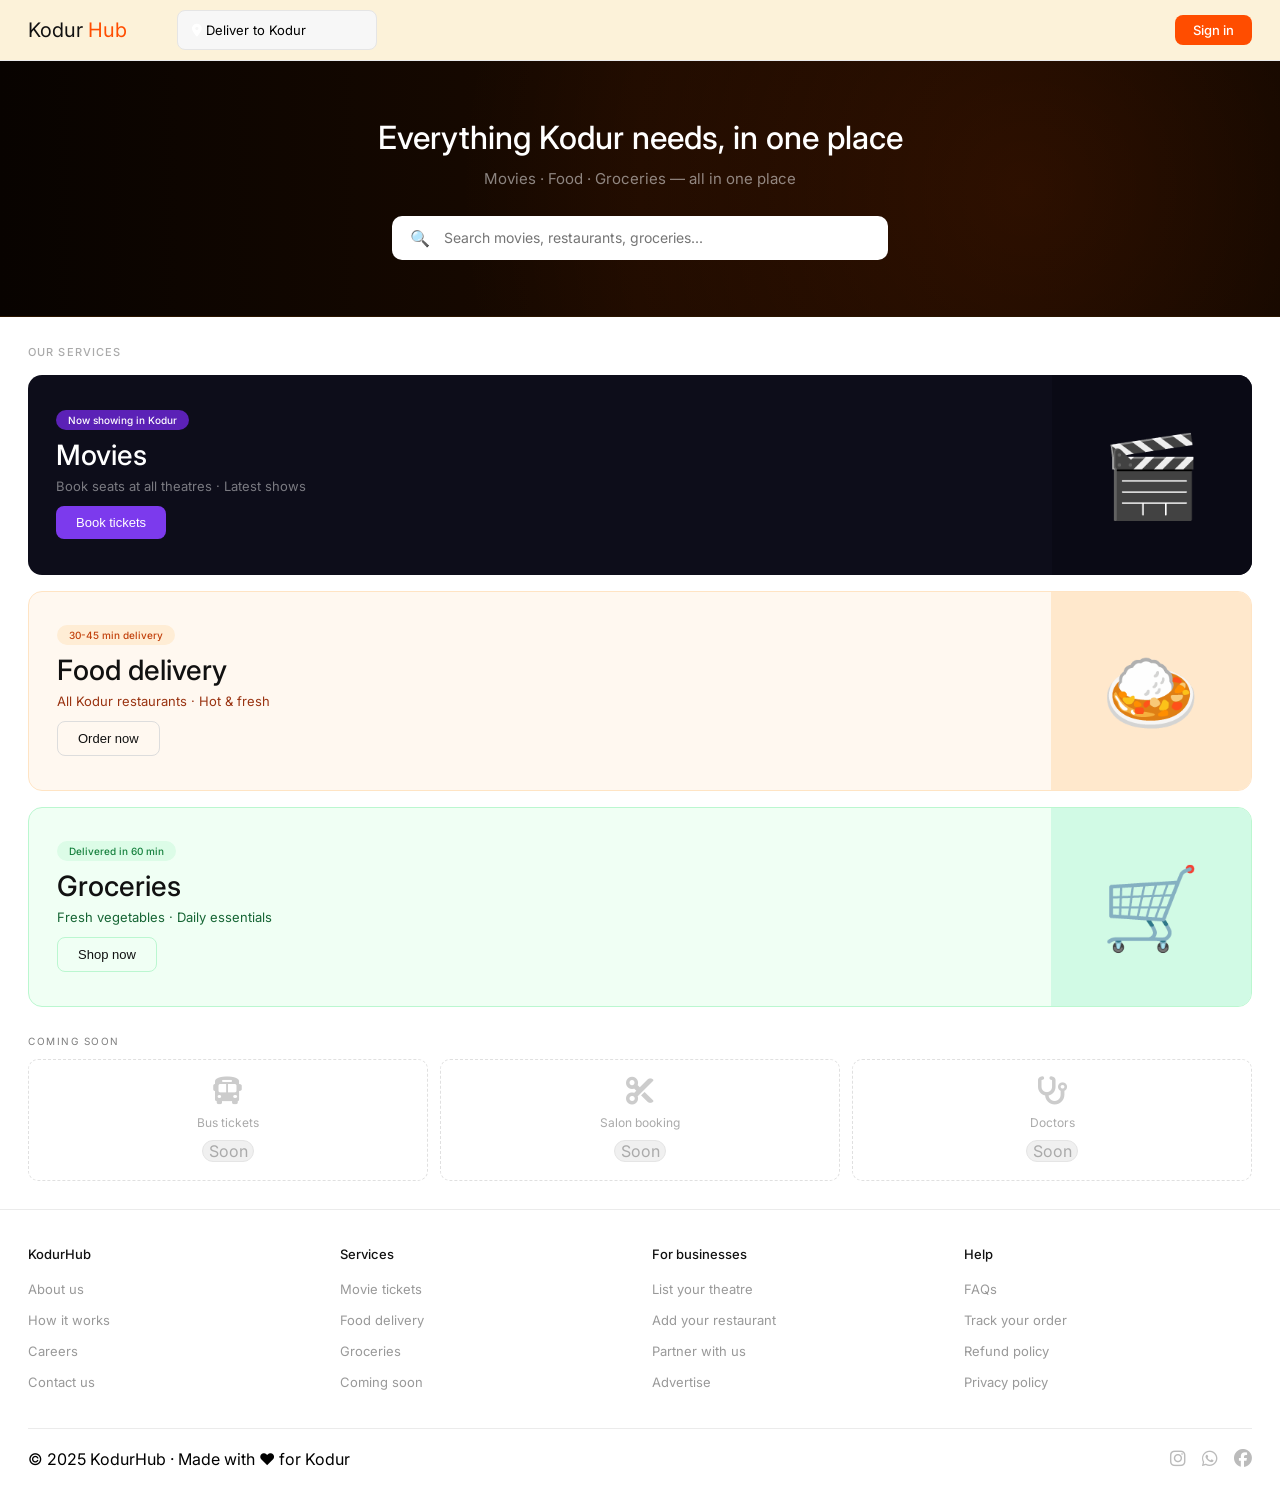
<file: index.html>
<!DOCTYPE html>
<html lang="en">
<head>
    <meta charset="UTF-8">
    <meta name="viewport" content="width=device-width, initial-scale=1.0">
    <title>Kodur Hub</title>
    <link rel="stylesheet" href="https://fonts.googleapis.com/css2?family=Inter:wght@400;500&display=swap">
    <link rel="stylesheet" href="https://cdnjs.cloudflare.com/ajax/libs/font-awesome/6.5.0/css/all.min.css">

    <link rel="stylesheet" href="css/authentication.css">

    <link rel="stylesheet" href="css/navbar.css">

    <link rel="stylesheet" href="css/location.css">

    <link rel="stylesheet" href="css/orange-theme.css">
    

    <style>
        body{
            margin: 0;
            font-family: 'Inter', sans-serif;
            font-size: 16px;
        }
        p , h2, h4{
            margin: 0;
        }

        .hero{
            display: flex;
            flex-direction: column;
            justify-content: center;
            align-items: center;
            background: radial-gradient(circle at 80% 50%, rgba(255,80,0,0.12) 0%, transparent 55%),linear-gradient(to right, #080300, #1a0a00, #0a0500);
            color: white;
            border-bottom: 1px solid #2a1500;
            padding: 56px 28px;
        }

        .hero h1{
            font-size: 32px;
            font-weight: 500;
            color: #ffffff;
            margin: 0;
            line-height: 1.3;
        }

        .hero p{
            font-size: 15px;
            color: rgba(255, 255, 255, 0.5);
            margin-top: 10px;
            margin-bottom: 0
        }

        .search-bar{
            margin-top: 28px;
            width: 100%;
            max-width: 460px;
            margin-left: auto;
            margin-right: auto;
            background: #ffffff;
            border-radius: 10px;
            padding: 12px 18px;
            display: flex;
            align-items: center;
            gap: 12px
        }

        .search-bar span{
            font-size: 16px;
            color: #bbb
        }

        .search-bar input{
            border: none;
            outline: none;
            font-size: 14px;
            color: #111;
            width: 100%;
            font-family: 'Inter', sans-serif;
            background: transparent;
            
        }

        .services{
            background-color: #ffffff;
            padding: 28px;
            box-sizing: border-box;
        }

        .services-label{
            font-size: 11px;
            color: #aaaaaa;
            letter-spacing: 0.1em;
            text-transform:uppercase;
            font-weight: 500;
            margin: 0 0 16px 0;
            

        }

        .cards-container{
            display: flex;
            flex-direction: column;
            width: 100%;
            gap: 16px;
        }

        .card {
            border-radius: 14px;
            display: flex;
            flex-direction: row;
            align-items: stretch;
            overflow: hidden;
            height: 200px;
            width: 100%;
            position: relative;
            cursor: pointer;
            box-sizing: border-box;
            transition: transform 0.2s ease , box-shadow 0.2s ease;
            
        }

        .card:hover {
            transform: translateY(-3px);
            box-shadow: 0 8px 24px rgba(0,0,0,0.1);
        }

        .card-content{
            padding: 20px 28px;
            display: flex;
            flex-direction: column;
            justify-content: center;
            z-index: 2;
            flex: 1

        }

        .card-tag{
            font-size: 10px;
            font-weight: 500;
            padding: 4px 12px;
            border-radius: 20px;
            width: fit-content;
            margin-bottom: 8px;
            display: block;
        }

        .card-title{
            font-size: 28px;
            font-weight: 500;
            margin: 0;
        }

        .card-sub{
            font-size: 13px;
            margin-top: 6px;
            margin-bottom: 0;
        }

        .card-btn{
            margin-top: 12px;
            padding: 9px 20px;
            border-radius: 8px;
            font-size: 13px;
            font-weight: 500;
            border: none;
            cursor: pointer;
            width: fit-content
        }

        .card-logo{
            width: 200px;
            display: flex;
            align-items: center;
            justify-content: center;
            font-size: 80px;
            flex-shrink: 0;
        }

        .card-movies{
            background: #0d0d1a;
        }

        .card-movies .card-tag{
            background: #5b21b6;
            color: #ffffff;
        }
        
        .card-movies .card-title{
            color: #ffffff;
        }
        
        .card-movies .card-sub{
            color: rgba(255, 255, 255, 0.45);
        }
        
        .card-movies .card-btn{
            background: #7c3aed;
            color: #ffffff;
            
        }
        
        .card-movies .card-logo{
            background: #0a0a15;
            
        }

        .card-food{
            background:#fff8f0;
            border: 1px solid #ffe4c4;
        }

        .card-food .card-tag{
            background: #ffedd5;
            color: #c2410c;
           
        }
        
        .card-food .card-title{
            color: #111111;
        }
        
        .card-food .card-sub{
            color: #9a3412;
        }
        
        .card-food .card-btn{
            background: transparent;
            color: #111111;
            border: 1.5px solid #ddd;
        }
        
        .card-food .card-logo{
            background: #ffe8cc;
            
        }

        .card-grocery{
            background-color:#f0fff4;
            border: 1px solid #bbf7d0;
        }

        .card-grocery .card-tag{
            background: #dcfce7;
            color: #15803d;
            
        }
        
        .card-grocery .card-title{   
            color: #111111;
        }

        .card-grocery .card-sub{   
            color: #166534;
            
        }

        .card-grocery .card-btn{   
            color: #111111;
            border: 1.5px solid #bbf7d0;
            background: transparent;

        }

        .card-grocery .card-logo{   
            background: #d1fae5;
        }

        .coming-soon{
            display: flex;
            flex-direction: column;
            gap: 12px;
            justify-content: center;
            padding: 0 28px 28px 28px;
            
        }

        .coming-soon-label{
            text-transform: uppercase;
            opacity:0.5;
            font-size: 10px;
            letter-spacing: 1.5px;
        }

        .upcoming-services{
            display: flex;
            flex-direction: row;
            gap: 12px;
            justify-content:space-evenly;
            
        }

        .cs-card{
            border: 1.5px dashed #e0e0e0;
            border-radius: 10px;
            height: 120px;
            display: flex;
            flex-direction: column;
            gap: 10px;
            flex: 1;
            align-items: center;
            justify-content: center;
            
        }

        .cs-services-label{
            color: #aaaaaa;
            font-size: 12px
        }

        .cs-card i{
            font-size: 28px;
            color: #cccccc;
        }

        .soon{
            border: 1px solid #e5e5e5;
            color: #aaaaaa;
            border-radius: 20px;
            width: 50px;
            display: flex;
            justify-content: center;
            background: #f0f0f0;
        }

    </style>
    <link rel="stylesheet" href="./css/footer.css">
</head>
<body>

    <div class="modal-overlay">
        <div class="modal-box">
            <button class="modal-close js-close-form">&times;</button>

            <div class="modal-tabs">
                <button id="js-signin-tab" class="tab-btn js-signin-links active">Sign in</button>
                <button id="js-signup-tab" class="tab-btn js-signup-links">Sign up</button>
            </div>

            <div class="tab-content signin-form js-signin-form active" id="signin-form">
                <h2>Welcome back</h2>
                <p>sign in to your KodurHub account</p>

                <div class="input-group">
                    <label for="user-phone-number">Phone number</label>
                    <input type="tel"  id="user-phone-number">
                </div>

                <div class="input-group">
                    <label for="user-password">Password</label>
                    <input type="password"  id="user-password">
                </div>

                <button class="submit-btn" data-tab="signin">Sign in</button>

                <p class="switch-text js-signup-links">Don't have an account? Sign up</p>
            </div>

            <div class="tab-content signup-form js-signup-form" id="signup-form">
                <h2>Create account</h2>
                <p>Join KodurHub today</p>
                <div class="input-group">
                    <label for="signup-full-name">Full name</label>
                    <input type="text" id="signup-full-name">
                </div>

                <div class="input-group">
                    <label for="signup-phone-number">Phone number</label>
                    <input type="tel" id="signup-phone-number">
                </div>
                    
                <div class="input-group">
                    <label for="signup-password">Password</label>
                    <input type="password" id="signup-password">
                </div>
                <button class="submit-btn" data-tab="signup">Create account</button>
                <p class="switch-text js-signin-links">Already have an account? Sign in</p>
            </div>
            
        </div>
    </div>


    <nav>
        <div class="navbar">

            <div class="navbar-left">
                <a href="../index.html" style="text-decoration: none; color: inherit;">
                    <div class="logo">
                        <span id="kodur">Kodur</span>
                        <span id="hub">Hub</span>
                    </div>
                </a>
                

                <div class="location-wrapper">
                    <div class="location js-location-btn">
                        <i class="fa-solid fa-location-dot"></i>
                        <span>Deliver to</span>
                        <span class="location-city">Kodur</span>
                    </div>
                    <div class="location-dropdown js-location-dropdown">
                        <p class="dropdown-label">YOUR LOCATION</p>
                        <div class="location-option active-location">
                            <i class="fa-solid fa-location-dot"></i>
                            <span>kodur</span>
                        </div>
                    </div>
                </div>
                
            </div>

            <div class="navbar-right">
                <span id="signin-btn" class="js-signin-btn">Sign in</span>
                <!-- <div class="profile">RK</div>
                <span class="username">Ravi Kumar</span> -->
            </div>
    
        </div>
    </nav>

    <div class="hero">
        <h1>Everything Kodur needs, in one place</h1>
        <p>Movies · Food · Groceries — all in one place</p>
        <div class="search-bar">
            <span>🔍</span>
            <input type="text" placeholder="Search movies, restaurants, groceries...">
        </div>
    </div>

    <div class="services">
        <p class="services-label">our services</p>
        <div class="cards-container">
            
            <div class="card card-movies">

                <div class="card-content">
                    <span class="card-tag">Now showing in Kodur</span>
                    <h2 class="card-title">Movies</h2>
                    <p class="card-sub">Book seats at all theatres · Latest shows</p>
                    <button class="card-btn" onclick="window.location.href = 'html/movies.html'">Book tickets</button>
                </div>

                <div class="card-logo">🎬</div>
                
            </div>
            
            <div class="card card-food">

                <div class="card-content">
                    <span class="card-tag">30-45 min delivery</span>

                    <h2 class="card-title">Food delivery</h2>
                    <p class="card-sub">All Kodur restaurants · Hot & fresh</p>
                    <button class="card-btn" onclick="window.location.href='html/restaurants.html'">Order now</button>
                </div>

                <div class="card-logo">🍛</div>
    
            </div>
            
            <div class="card card-grocery">

                <div class="card-content">
                    <span class="card-tag">Delivered in 60 min</span>
                    <h2 class="card-title">Groceries</h2>
                    <p class="card-sub">Fresh vegetables · Daily essentials</p>
                    <button class="card-btn">Shop now</button>
                </div>

                <div class="card-logo">🛒</div>
                
            </div>

        </div>
    </div>


    <div class="coming-soon">
        <p class="coming-soon-label">coming soon</p>
        <div class="upcoming-services">

            <div class="bus-tickets cs-card">
                <i class="fa-solid fa-bus"></i>
                <p class="cs-services-label">Bus tickets</p>
                <div class="soon">Soon</div>
            </div>
            <div class="salon-booking cs-card">
                <i class="fa-solid fa-scissors"></i>
                <p class="cs-services-label">Salon booking</p>
                <div class="soon">Soon</div>
            </div>
            <div class="doctors cs-card">
                <i class="fa-solid fa-stethoscope"></i>
                <p class="cs-services-label">Doctors</p>
                <div class="soon">Soon</div>
            </div>
        </div>
    </div>


    <footer class="footer">
        <div class="footer-grid">
            <div class="footer-section">
                <h4>KodurHub</h4>
                <a href="#">About us</a>
                <a href="#">How it works</a>
                <a href="#">Careers</a>
                <a href="#">Contact us</a>
            </div>
            <div class="footer-section">
                <h4>Services</h4>
                <a href="#">Movie tickets</a>
                <a href="#">Food delivery</a>
                <a href="#">Groceries</a>
                <a href="#">Coming soon</a>
            </div>
            <div class="footer-section">
                <h4>For businesses</h4>
                <a href="#">List your theatre</a>
                <a href="#">Add your restaurant</a>
                <a href="#">Partner with us</a>
                <a href="#">Advertise</a>
            </div>
            <div class="footer-section">
                <h4>Help</h4>
                <a href="#">FAQs</a>
                <a href="#">Track your order</a>
                <a href="#">Refund policy</a>
                <a href="#">Privacy policy</a>
            </div>
        </div>

        <div class="footer-bottom">
            <p>© 2025 KodurHub · Made with ❤️ for Kodur</p>
            <div class="social-icons">
                <i class="fa-brands fa-instagram"></i>
                <i class="fa-brands fa-whatsapp"></i>
                <i class="fa-brands fa-facebook"></i>
            </div>
        </div>
    </footer>


    <script src="js/home.js"></script>
    <script src="js/location.js"></script>
    
</body>
</html>
</file>
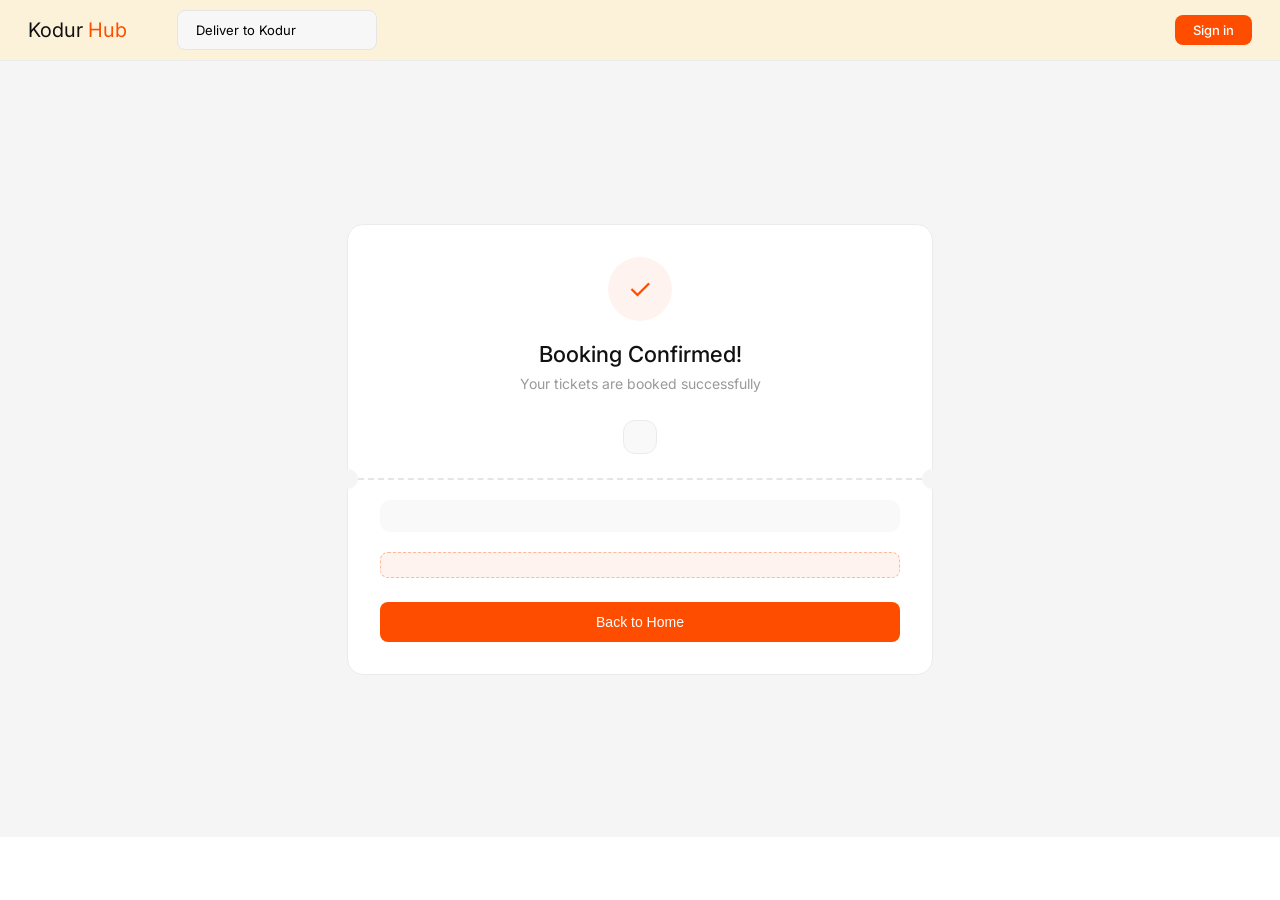
<file: html/confirmation.html>
<!DOCTYPE html>
<html lang="en">
<head>
    <meta charset="UTF-8">
    <meta name="viewport" content="width=device-width, initial-scale=1.0">
    <title>Kodur Hub</title>
    <link rel="stylesheet" href="../css/navbar.css">
    <link rel="stylesheet" href="../css/authentication.css">
    <link rel="stylesheet" href="../css/location.css">
    <link rel="stylesheet" href="../css/confirmation.css">
    <link rel="stylesheet" href="../css/orange-theme.css">

    <link href="https://fonts.googleapis.com/css2?family=Inter:wght@400;500;600&display=swap" rel="stylesheet">
</head>
<body>
    <div class="modal-overlay">
        <div class="modal-box">
            <button class="modal-close js-close-form">&times;</button>

            <div class="modal-tabs">
                <button id="js-signin-tab" class="tab-btn js-signin-links active">Sign in</button>
                <button id="js-signup-tab" class="tab-btn js-signup-links">Sign up</button>
            </div>

            <div class="tab-content signin-form js-signin-form active" id="signin-form">
                <h2>Welcome back</h2>
                <p>sign in to your KodurHub account</p>

                <div class="input-group">
                    <label for="user-phone-number">Phone number</label>
                    <input type="tel"  id="user-phone-number">
                </div>

                <div class="input-group">
                    <label for="user-password">Password</label>
                    <input type="password"  id="user-password">
                </div>

                <button class="submit-btn" data-tab="signin">Sign in</button>

                <p class="switch-text js-signup-links">Don't have an account? Sign up</p>
            </div>

            <div class="tab-content signup-form js-signup-form" id="signup-form">
                <h2>Create account</h2>
                <p>Join KodurHub today</p>
                <div class="input-group">
                    <label for="signup-full-name">Full name</label>
                    <input type="text" id="signup-full-name">
                </div>

                <div class="input-group">
                    <label for="signup-phone-number">Phone number</label>
                    <input type="tel" id="signup-phone-number">
                </div>
                    
                <div class="input-group">
                    <label for="signup-password">Password</label>
                    <input type="password" id="signup-password">
                </div>
                <button class="submit-btn" data-tab="signup">Create account</button>
                <p class="switch-text js-signin-links">Already have an account? Sign in</p>
            </div>
            
        </div>
    </div>


    <nav>
        <div class="navbar">

            <div class="navbar-left">
                <a href="../index.html" style="text-decoration: none; color: inherit;">
                    <div class="logo">
                        <span id="kodur">Kodur</span>
                        <span id="hub">Hub</span>
                    </div>
                </a>
                

                <div class="location-wrapper">
                    <div class="location js-location-btn">
                        <i class="fa-solid fa-location-dot"></i>
                        <span>Deliver to</span>
                        <span class="location-city">Kodur</span>
                    </div>
                    <div class="location-dropdown js-location-dropdown">
                        <p class="dropdown-label">YOUR LOCATION</p>
                        <div class="location-option active-location">
                            <i class="fa-solid fa-location-dot"></i>
                            <span>kodur</span>
                        </div>
                    </div>
                </div>
                
            </div>

            <div class="navbar-right">
                <span id="signin-btn" class="js-signin-btn">Sign in</span>
                <!-- <div class="profile">RK</div>
                <span class="username">Ravi Kumar</span> -->
            </div>
    
        </div>
    </nav>

    <div class="confirmation-wrapper">

        <div class="confirmation-card">

            <div class="booking-info">

                <div class="booking-status">
                    <div class="success-icon">✓</div>
                    <h1>Booking Confirmed!</h1>
                    <p class="confirmation-subtitle">Your tickets are booked successfully</p>
                </div>

                <div class="qr-code"></div>

            </div>
            
            <div class="ticket-divider"></div>

            <div class="booking-details">
                
            </div>

            <div class="booking-id">
                <p class="js-booking-id"></p>
            </div>
            <button class="go-home-btn">Back to Home</button>
        </div>

    </div>


    <script src="../js/confirmation.js" type="module"></script>
    <script src="../js/home.js"></script>
    <script src="../js/location.js"></script>
    
</body>
</html>
</file>
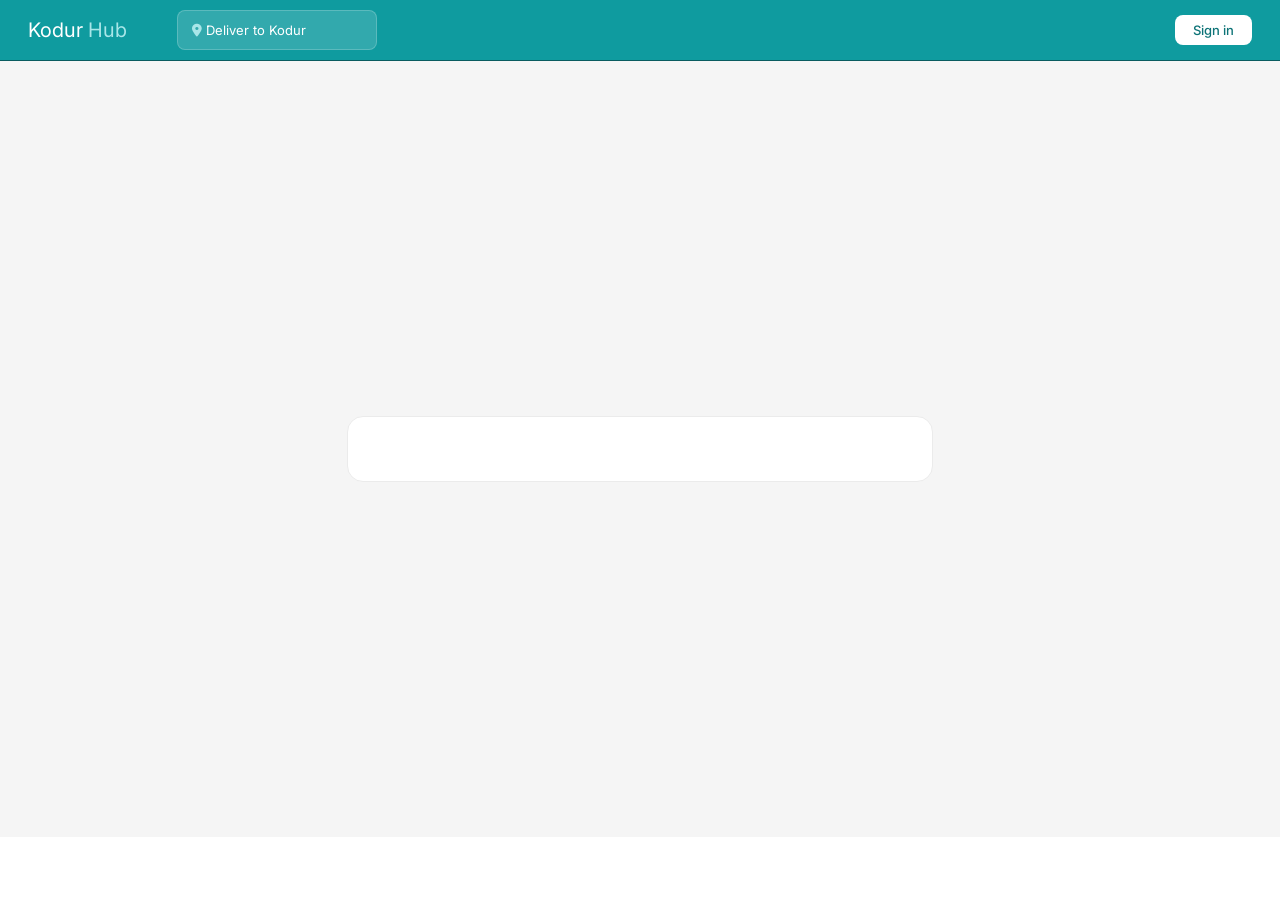
<file: html/food-confirmation.html>
<!DOCTYPE html>
<html lang="en">
<head>
    <meta charset="UTF-8">
    <meta name="viewport" content="width=device-width, initial-scale=1.0">
    <title>Kodur Hub</title>
    <link rel="stylesheet" href="../css/navbar.css">
    <link rel="stylesheet" href="../css/authentication.css">
    <link rel="stylesheet" href="../css/location.css">
    <link rel="stylesheet" href="../css/food-confirmation.css">
    <link rel="stylesheet" href="../css/teal-theme.css">

    <link rel="stylesheet" href="https://cdnjs.cloudflare.com/ajax/libs/font-awesome/6.5.0/css/all.min.css">

    <link href="https://fonts.googleapis.com/css2?family=Inter:wght@400;500;600&display=swap" rel="stylesheet">

    <style>
        .delivery-eta {
            display: flex;
            align-items: center;
            gap: 10px;
            background: #f0fafa;
            border: 1px solid #e0f2f1;
            border-radius: 8px;
            padding: 14px 20px;
            margin-bottom: 20px;
            font-size: 14px;
            color: #0d7377;
            font-weight: 500;
        }

        .delivery-eta i {
            font-size: 18px;
            color: #0d7377;
        }
    </style>
</head>
<body>
    <div class="modal-overlay">
        <div class="modal-box">
            <button class="modal-close js-close-form">&times;</button>

            <div class="modal-tabs">
                <button id="js-signin-tab" class="tab-btn js-signin-links active">Sign in</button>
                <button id="js-signup-tab" class="tab-btn js-signup-links">Sign up</button>
            </div>

            <div class="tab-content signin-form js-signin-form active" id="signin-form">
                <h2>Welcome back</h2>
                <p>sign in to your KodurHub account</p>

                <div class="input-group">
                    <label for="user-phone-number">Phone number</label>
                    <input type="tel"  id="user-phone-number">
                </div>

                <div class="input-group">
                    <label for="user-password">Password</label>
                    <input type="password"  id="user-password">
                </div>

                <button class="submit-btn" data-tab="signin">Sign in</button>

                <p class="switch-text js-signup-links">Don't have an account? Sign up</p>
            </div>

            <div class="tab-content signup-form js-signup-form" id="signup-form">
                <h2>Create account</h2>
                <p>Join KodurHub today</p>
                <div class="input-group">
                    <label for="signup-full-name">Full name</label>
                    <input type="text" id="signup-full-name">
                </div>

                <div class="input-group">
                    <label for="signup-phone-number">Phone number</label>
                    <input type="tel" id="signup-phone-number">
                </div>
                    
                <div class="input-group">
                    <label for="signup-password">Password</label>
                    <input type="password" id="signup-password">
                </div>
                <button class="submit-btn" data-tab="signup">Create account</button>
                <p class="switch-text js-signin-links">Already have an account? Sign in</p>
            </div>
            
        </div>
    </div>


    <nav>
        <div class="navbar">

            <div class="navbar-left">
                <a href="../index.html" style="text-decoration: none; color: inherit;">
                    <div class="logo">
                        <span id="kodur">Kodur</span>
                        <span id="hub">Hub</span>
                    </div>
                </a>
                

                <div class="location-wrapper">
                    <div class="location js-location-btn">
                        <i class="fa-solid fa-location-dot"></i>
                        <span>Deliver to</span>
                        <span class="location-city">Kodur</span>
                    </div>
                    <div class="location-dropdown js-location-dropdown">
                        <p class="dropdown-label">YOUR LOCATION</p>
                        <div class="location-option active-location">
                            <i class="fa-solid fa-location-dot"></i>
                            <span>kodur</span>
                        </div>
                    </div>
                </div>
                
            </div>

            <div class="navbar-right">
                <span id="signin-btn" class="js-signin-btn">Sign in</span>
                <!-- <div class="profile">RK</div>
                <span class="username">Ravi Kumar</span> -->
            </div>
    
        </div>
    </nav>

    <div class="confirmation-wrapper">
    <div class="confirmation-card js-confirmation"></div>
</div>


    <script src="../js/food-confirmation.js" type="module"></script>
    <script src="../js/home.js"></script>
    <script src="../js/location.js"></script>
    
</body>
</html>
</file>
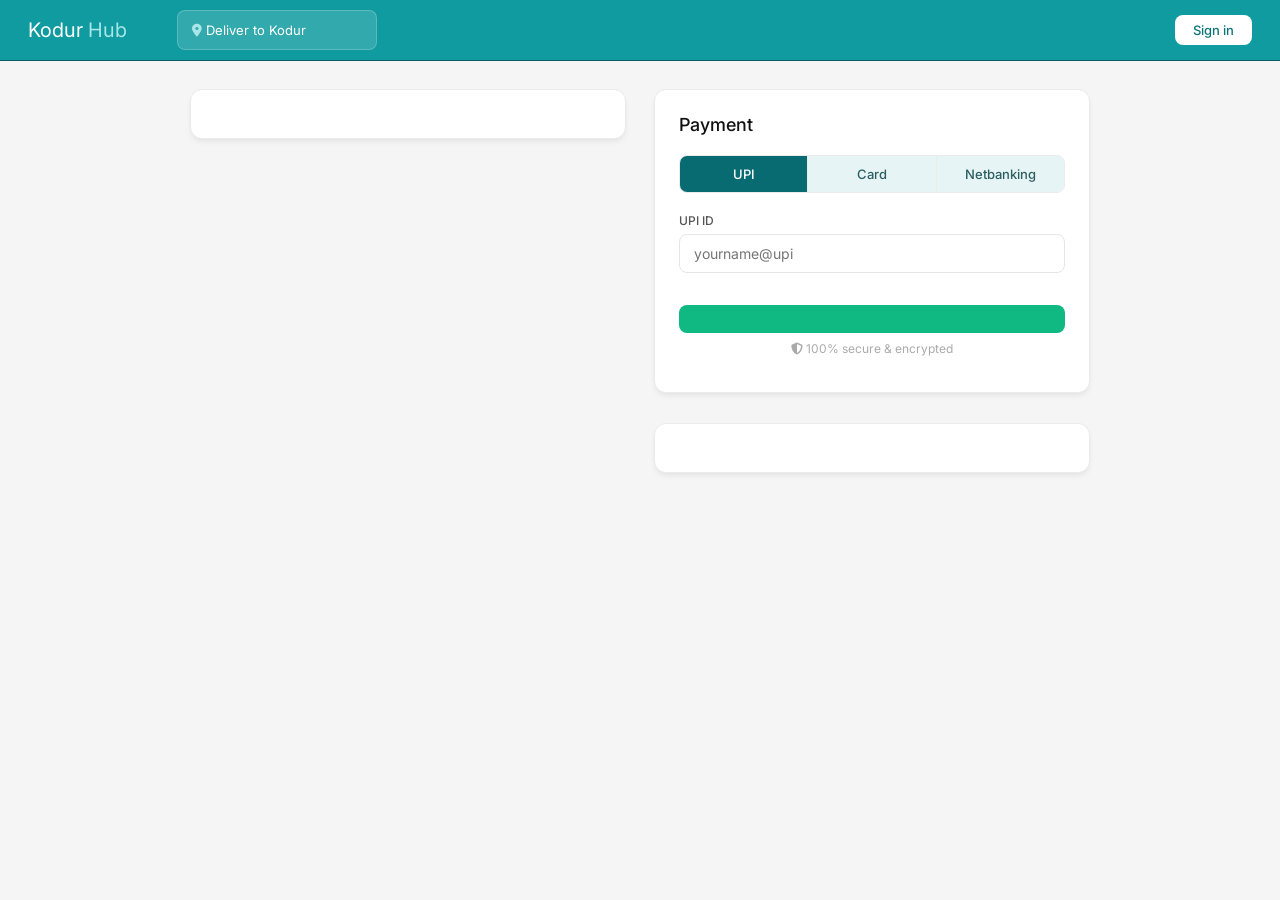
<file: html/food-payment.html>
<!DOCTYPE html>
<html lang="en">
<head>
    <meta charset="UTF-8">
    <meta name="viewport" content="width=device-width, initial-scale=1.0">
    <title>Kodur Hub</title>
    <link rel="stylesheet" href="../css/navbar.css">
    <link rel="stylesheet" href="../css/authentication.css">
    <link rel="stylesheet" href="../css/payments-page.css">
    <link rel="stylesheet" href="../css/food-payments-page.css">
    <link rel="stylesheet" href="../css/location.css">
    <link rel="stylesheet" href="../css/teal-theme.css">

    <link href="https://fonts.googleapis.com/css2?family=Inter:wght@400;500;600&display=swap" rel="stylesheet">
    <link rel="stylesheet" href="https://cdnjs.cloudflare.com/ajax/libs/font-awesome/6.5.0/css/all.min.css">


    <style>

        .payment-and-delivery-details{
            display: grid;
            /* grid-template-rows: 1fr 1fr; */
            grid-template-rows: auto auto;
            gap: 30px;
        }

        .order-title{
            align-self: center;
            justify-items: center;
        }

        .delivery-details{
            background: #ffffff;
            border-radius: 12px;
            padding: 24px;
            border: 1px solid #ebebeb;
            flex:1;
            /* height: 200px; */
            box-shadow: 0 4px 6px -1px rgba(0, 0, 0, 0.05), 0 2px 4px -1px rgba(0, 0, 0, 0.03);
        }

        .order-summary{
            box-shadow: 0 4px 6px -1px rgba(0, 0, 0, 0.05), 0 2px 4px -1px rgba(0, 0, 0, 0.03);
        }

        .payment-form{
            box-shadow: 0 4px 6px -1px rgba(0, 0, 0, 0.05), 0 2px 4px -1px rgba(0, 0, 0, 0.03);
        }

        .summary-row{
            padding: 12px 0;
        }

        .summary-row.order-title {
            border-bottom: 2px solid #e2e8f0;
            margin-top: 15px;
            padding-bottom: 6px;

            color: #1e293b; 
            font-size: 15px;
            text-transform: none; 
            letter-spacing: normal;
            font-weight: 700;
        }

        .summary-row .detail-label {
            color: #334155;
            font-size: 14px;
            font-weight: 500;
        }

        .summary-row .detail-value {
            color: #0f172a;
            font-size: 14px;
            font-weight: 600;
        }

        .order-summary .summary-row:last-child{
            border-bottom: none; 
            margin-top: 12px;
            padding-top: 16px;
            border-top: 2px dashed #cbd5e1; 
        }

        .order-summary .summary-row:last-child .label {
            color: #0f172a;
            font-size: 15px;
            font-weight: 700;
            text-transform: none;
        }

        .order-summary .summary-row:last-child .value {
            color: #0b8e96; /* Matches your core accent brand teal color */
            font-size: 18px;
            font-weight: 700;
        }

        .summary-row label{
            color: #64748b; 
            font-size: 13px;
            text-transform: uppercase;
            letter-spacing: 0.05em;
            font-weight: 600;
        }

        .summary-row .value {
            color: #0f172a; 
            font-size: 15px;
            font-weight: 500;
            text-align: right;
        }

        .summary-row .address-value {
            max-width: 60%;
            line-height: 1.4;
            word-break: break-all;     
        }

        .items-total{
            margin-top: 20px;
            padding-bottom: 10px;
        }

        .delivery-charges{
            border-bottom: none;
            margin-bottom: 0;
            padding-bottom: 0;
        }

        .item-meta{
            display: flex;
            gap: 20px;
        }

        .item-qty{
            background: #c7e9b4;
            color: #1F7446;
            font-weight: 600;
            padding: 2px 8px;
            border-radius: 4px;
            font-size: 13px;
            flex-shrink: 0;
        }

    </style>
</head>
<body>
    <div class="modal-overlay">
        <div class="modal-box">
            <button class="modal-close js-close-form">&times;</button>

            <div class="modal-tabs">
                <button id="js-signin-tab" class="tab-btn js-signin-links active">Sign in</button>
                <button id="js-signup-tab" class="tab-btn js-signup-links">Sign up</button>
            </div>

            <div class="tab-content signin-form js-signin-form active" id="signin-form">
                <h2>Welcome back</h2>
                <p>sign in to your KodurHub account</p>

                <div class="input-group">
                    <label for="user-phone-number">Phone number</label>
                    <input type="tel"  id="user-phone-number">
                </div>

                <div class="input-group">
                    <label for="user-password">Password</label>
                    <input type="password"  id="user-password">
                </div>

                <button class="submit-btn" data-tab="signin">Sign in</button>

                <p class="switch-text js-signup-links">Don't have an account? Sign up</p>
            </div>

            <div class="tab-content signup-form js-signup-form" id="signup-form">
                <h2>Create account</h2>
                <p>Join KodurHub today</p>
                <div class="input-group">
                    <label for="signup-full-name">Full name</label>
                    <input type="text" id="signup-full-name">
                </div>

                <div class="input-group">
                    <label for="signup-phone-number">Phone number</label>
                    <input type="tel" id="signup-phone-number">
                </div>
                    
                <div class="input-group">
                    <label for="signup-password">Password</label>
                    <input type="password" id="signup-password">
                </div>
                <button class="submit-btn" data-tab="signup">Create account</button>
                <p class="switch-text js-signin-links">Already have an account? Sign in</p>
            </div>
            
        </div>
    </div>


    <nav>
        <div class="navbar">

            <div class="navbar-left">
                <a href="../index.html" style="text-decoration: none; color: inherit;">
                    <div class="logo">
                        <span id="kodur">Kodur</span>
                        <span id="hub">Hub</span>
                    </div>
                </a>
                

                <div class="location-wrapper">
                    <div class="location js-location-btn">
                        <i class="fa-solid fa-location-dot"></i>
                        <span>Deliver to</span>
                        <span class="location-city">Kodur</span>
                    </div>
                    <div class="location-dropdown js-location-dropdown">
                        <p class="dropdown-label">YOUR LOCATION</p>
                        <div class="location-option active-location">
                            <i class="fa-solid fa-location-dot"></i>
                            <span>kodur</span>
                        </div>
                    </div>
                </div>
                
            </div>

            <div class="navbar-right">
                <span id="signin-btn" class="js-signin-btn">Sign in</span>
                <!-- <div class="profile">RK</div>
                <span class="username">Ravi Kumar</span> -->
            </div>
    
        </div>
    </nav>

    <div class="payment-wrapper">
        <div class="order-summary js-order-summary">
            
        </div>


        <div class="payment-and-delivery-details">

            <div class="payment-form">
                <h2>Payment</h2>
                <div class="payment-methods">

                    <button class="payment-tab active js-payment-tab" data-method="upi">UPI</button>

                    <button class="payment-tab js-payment-tab" data-method="card">Card</button>

                    <button class="payment-tab js-payment-tab" data-method="netbanking">Netbanking</button>
                </div>

                <div class="upi-section js-payment-method active">
                    <label>UPI ID</label>
                    <input type="text" placeholder="yourname@upi">
                </div>

                <div class="card-section js-payment-method">
                    <input type="text" placeholder="card number">
                    <div class="row">
                        <input type="text" placeholder="Expiry MM/YY">
                        <input type="text" placeholder="CVV">
                    </div>

                    <input type="text" placeholder="Name on card">
                </div>

                <div class="netbanking-section js-payment-method">
                    <label>Select your bank</label>
                    <select>
                        <option>State Bank of India</option>
                        <option>HDFC Bank</option>
                        <option>ICICI Bank</option>
                        <option>Axis Bank</option>
                        <option>Kotak Mahindra Bank</option>
                    </select>
                </div>

                <button class="pay-btn"></button>
                <p class="secure-text"><i class="fa-solid fa-shield-halved"></i> 100% secure & encrypted</p>
            </div>

            <div class="delivery-details"></div>
        </div>  
    </div>

    <script src="../js/food-payment.js" type="module"></script>
    <script src="../js/home.js"></script>
    <script src="../js/location.js"></script>
</body>
</html>
</file>
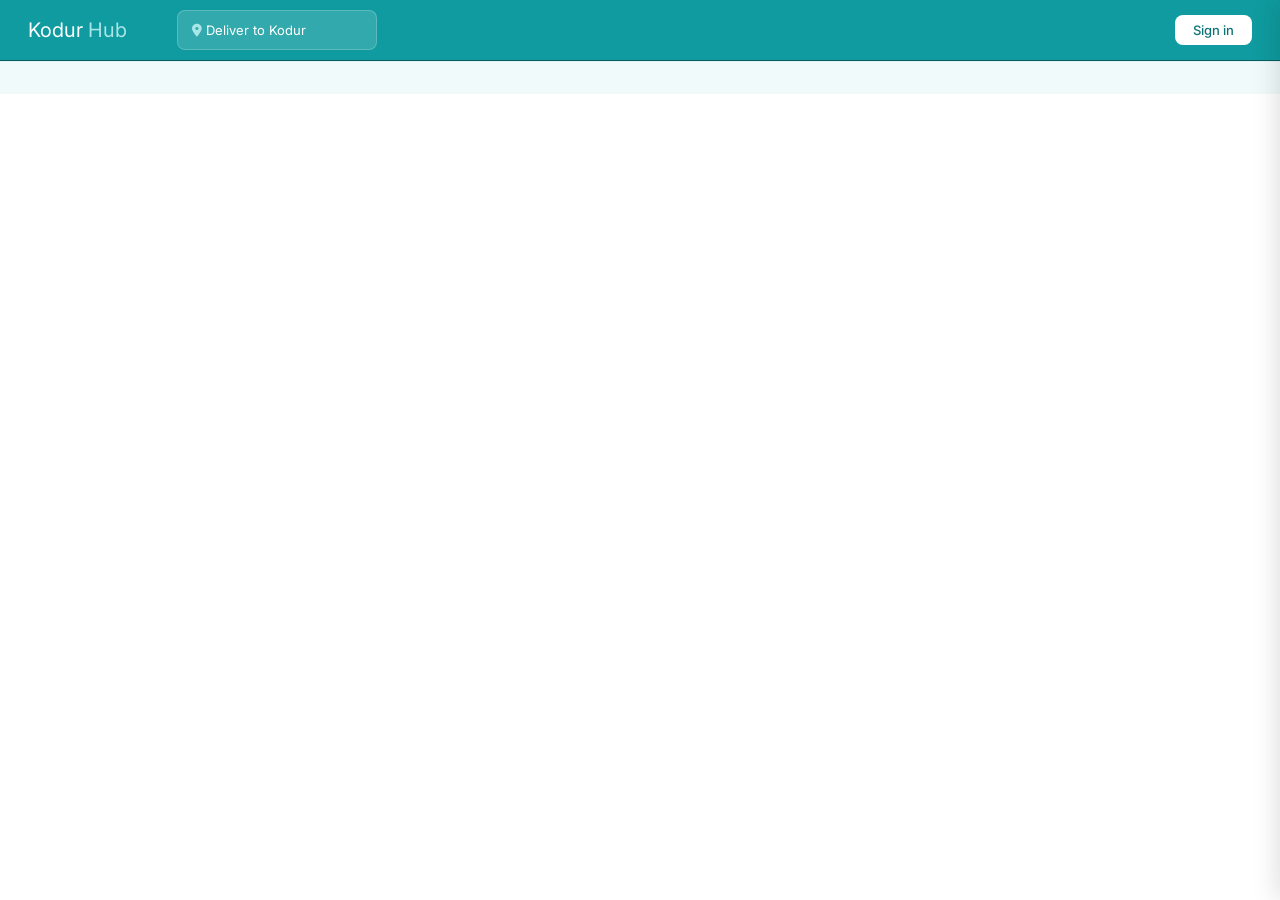
<file: html/menu.html>
<!DOCTYPE html>
<html lang="en">
<head>
    <meta charset="UTF-8">
    <meta name="viewport" content="width=device-width, initial-scale=1.0">
    <title>Kodur Hub</title>
    <link rel="stylesheet" href="https://fonts.googleapis.com/css2?family=Inter:wght@400;500&display=swap">
    <link rel="stylesheet" href="https://cdnjs.cloudflare.com/ajax/libs/font-awesome/6.5.0/css/all.min.css">

    <link rel="stylesheet" href="../css/authentication.css">

    <link rel="stylesheet" href="../css/navbar.css">

    <link rel="stylesheet" href="../css/location.css">
    
    <link rel="stylesheet" href="../css/footer.css">

    <link rel="stylesheet" href="../css/teal-theme.css">

    <style>

        .location{
            background: rgba(255,255,255,0.15);
            border-color: rgba(255,255,255,0.2);
            color: #ffffff;
        }

        .location-city {
            color: #ffffff;
        }

        body{
            margin: 0;
            font-family: 'Inter', sans-serif;
        }

        .restaurant-header {
            background: #ffffff;
            border-bottom: 1px solid #e0f2f1;
        }

        .restaurant-cover-image {
            width: 100%;
            height: 240px;
            object-fit: cover;
            display: block;
        }

        .restaurant-header-info {
            padding: 20px 28px;
        }

        .restaurant-header-info h1 {
            font-size: 24px;
            font-weight: 500;
            color: #111;
            margin: 0 0 4px 0;
        }

        .restaurant-cuisine {
            font-size: 14px;
            color: #999;
            margin: 0 0 12px 0;
        }

        .restaurant-meta {
            display: flex;
            align-items: center;
            gap: 10px;
            font-size: 13px;
            color: #555;
            margin-bottom: 6px;
        }

        .restaurant-meta .rating {
            background: #e0f2f1;
            color: #0d7377;
            padding: 3px 10px;
            border-radius: 4px;
            font-size: 13px;
            font-weight: 600;
        }

        .min-order {
            font-size: 13px;
            color: #aaa;
            margin:8px 0 0 0;
        }

        .menu-wrapper {
            background: #f0fafa;
            padding: 12px 28px 20px 28px;
            display: flex;
            flex-direction: column;
            gap: 20px;
        }

        .menu-category-section {
            background: #ffffff;
            border-radius: 12px;
            overflow: hidden;
            border: 1px solid #e0f2f1;
        }

        .category-title {
            font-size: 16px;
            font-weight: 600;
            color: #0d7377;
            padding: 18px 24px;
            border-bottom: 1px solid #f0fafa;
            margin: 0;
            background: #f8fdfd;
        }

        .menu-items-list {
            display: flex;
            flex-direction: column;
        }

        .menu-item-card {
            display: flex;
            justify-content: space-between;
            align-items: center;
            padding: 20px 24px;
            border-bottom: 1px solid #f5f5f5;
            gap: 20px;
            transition: background 0.15s ease;
        }

        .menu-item-card:hover {
            background: #fafffe;
        }


        .menu-item-card:last-child {
            border-bottom: none;
        }

        .item-left {
            flex: 1;
            display: flex;
            flex-direction: column;
            gap: 6px;
        }

        .veg-indicator {
            font-size: 11px;
            margin-bottom: 4px;
            display: block;
        }

        .item-name {
            font-size: 16px;
            font-weight: 500;
            color: #111;
            margin: 0;
        }

        .item-price {
            font-size: 14px;
            font-weight: 500;
            color: #0d7377;
            margin: 0 0 4px 0;
        }

        .item-description {
            font-size: 12px;
            color: #aaa;
            margin: 0;
        }

        .item-right {
            display: flex;
            flex-direction: column;
            align-items: center;
            gap: 8px;
            flex-shrink: 0;
        }

        .item-image {
            width: 120px;
            height: 120px;
            object-fit: cover;
            border-radius: 12px;
        }

        .add-btn {
            padding: 8px 28px;
            background: #ffffff;
            color: #0d7377;
            border: 2px solid #0d7377;
            border-radius: 8px;
            font-size: 13px;
            font-weight: 700;
            cursor: pointer;
            transition: all 0.15s ease;
            letter-spacing: 0.08em;
            width: 120px; 
        }

        .add-btn:hover {
            background: #0d7377;
            color: #ffffff;
        }

        .add-btn.added {
            background: #00a0a5;
            color: #ffffff;
        }

        .add-btn.added:hover {
            background: #0d7377;
            color: #ffffff;
        }



        .cart-bar {
            display: none;
            position: fixed;
            bottom: 20px;
            left: 50%;
            transform: translateX(-50%);
            background: #0d7377;    
            color: #ffffff;
            border-radius: 14px;
            padding: 16px 28px;
            min-width: 340px;
            justify-content: space-between;
            align-items: center;
            box-shadow: 0 8px 24px rgba(13,115,119,0.4);
            z-index: 100;
        }

        .cart-bar.visible {
            display: flex;
        }

        .cart-count-text {
            font-size: 13px;
            opacity: 0.9;
        }

        .cart-total-text {
            font-size: 16px;
            font-weight: 600;
        }

        .view-cart-btn {
            background: #ffffff;
            color: #0d7377;
            border: none;
            border-radius: 8px;
            padding: 8px 18px;
            font-size: 13px;
            font-weight: 600;
            cursor: pointer;
        }



        .cart-overlay {
            display: none;
            position: fixed;
            inset: 0;
            background: rgba(0,0,0,0.4);
            z-index: 200;
        }

        .cart-overlay.visible {
            display: block;
        }

        .cart-panel {
            position: fixed;
            top: 0;
            right: -500px;        
            width: 500px;
            height: 100vh;
            background: #ffffff;
            z-index: 300;
            display: flex;
            flex-direction: column;
            transition: right 0.3s ease;
            box-shadow: -4px 0 24px rgba(0,0,0,0.12);
        }

        .cart-panel.open {
            right: 0px;             
        }

        .cart-panel-header {
            display: flex;
            justify-content: space-between;
            align-items: center;
            padding: 20px 24px;
            border-bottom: 1px solid #ebebeb;
        }

        .cart-panel-header h3 {
            font-size: 18px;
            font-weight: 500;
            color: #111;
            margin: 0;
        }

        .close-cart-btn {
            background: none;
            border: none;
            font-size: 18px;
            color: #999;
            cursor: pointer;
            padding: 4px;
        }

        .cart-panel-restaurant {
            padding: 12px 24px;
            font-size: 13px;
            color: #0d7377;
            font-weight: 500;
            background: #f0fafa;
            border-bottom: 1px solid #e0f2f1;
        }

        .cart-items-list {
            flex: 1;
            overflow-y: auto;
            padding: 16px 24px;
            display: flex;
            flex-direction: column;
            gap: 16px;
        }

        .cart-item-row {
            display: flex;
            justify-content: space-between;
            align-items: center;
            gap: 12px;
            border-bottom: 1px dashed #0d7377;
            padding-bottom: 12px;
        }

        .cart-item-row:last-child{
            border-bottom: none;
        }

        .cart-item-name {
            font-size: 14px;
            font-weight: 500;
            color: #111;
            flex: 1;
            overflow-y: auto;
            scrollbar-width: none;
           
        }

        .cart-item-image{
            width: 80px;
            height: 80px;
            object-fit: cover;
            border-radius: 10px;
        }

        .cart-item-qty-controls {
            display: flex;
            align-items: center;
            gap: 10px;
            border: 1.5px solid #0d7377;
            border-radius: 6px;
            overflow: hidden;
        }

        .qty-btn {
            width: 28px;
            height: 28px;
            background: none;
            border: none;
            font-size: 16px;
            color: #0d7377;
            font-weight: 600;
            cursor: pointer;
            display: flex;
            align-items: center;
            justify-content: center;
        }

        .qty-btn:hover {
            background: #f0fafa;
        }

        .qty-count {
            font-size: 14px;
            font-weight: 600;
            color: #0d7377;
            min-width: 20px;
            text-align: center;
        }

        .cart-item-price {
            font-size: 14px;
            font-weight: 500;
            color: #111;
            min-width: 50px;
            text-align: right;
        }

        .cart-panel-footer {
            padding: 20px 24px;
            border-top: 1px solid #ebebeb;
        }

        .cart-footer-total {
            display: flex;
            justify-content: space-between;
            font-size: 16px;
            font-weight: 500;
            color: #111;
            margin-bottom: 16px;
        }

        .checkout-btn {
            width: 100%;
            padding: 14px;
            background: #0d7377;
            color: #ffffff;
            border: none;
            border-radius: 8px;
            font-size: 15px;
            font-weight: 500;
            cursor: pointer;
            transition: background 0.2s ease;
        }

        .checkout-btn:hover {
            background: #0a5c60;
        }

    </style>
</head>
<body>

    <div class="modal-overlay">
        <div class="modal-box">
            <button class="modal-close js-close-form">&times;</button>

            <div class="modal-tabs">
                <button id="js-signin-tab" class="tab-btn js-signin-links active">Sign in</button>
                <button id="js-signup-tab" class="tab-btn js-signup-links">Sign up</button>
            </div>

            <div class="tab-content signin-form js-signin-form active" id="signin-form">
                <h2>Welcome back</h2>
                <p>sign in to your KodurHub account</p>

                <div class="input-group">
                    <label for="user-phone-number">Phone number</label>
                    <input type="tel"  id="user-phone-number">
                </div>

                <div class="input-group">
                    <label for="user-password">Password</label>
                    <input type="password"  id="user-password">
                </div>

                <button class="submit-btn" data-tab="signin">Sign in</button>

                <p class="switch-text js-signup-links">Don't have an account? Sign up</p>
            </div>

            <div class="tab-content signup-form js-signup-form" id="signup-form">
                <h2>Create account</h2>
                <p>Join KodurHub today</p>
                <div class="input-group">
                    <label for="signup-full-name">Full name</label>
                    <input type="text" id="signup-full-name">
                </div>

                <div class="input-group">
                    <label for="signup-phone-number">Phone number</label>
                    <input type="tel" id="signup-phone-number">
                </div>
                    
                <div class="input-group">
                    <label for="signup-password">Password</label>
                    <input type="password" id="signup-password">
                </div>
                <button class="submit-btn" data-tab="signup">Create account</button>
                <p class="switch-text js-signin-links">Already have an account? Sign in</p>
            </div>
            
        </div>
    </div>


    <nav>
        <div class="navbar">

            <div class="navbar-left">
                <a href="../index.html" style="text-decoration: none; color: inherit;">
                    <div class="logo">
                        <span id="kodur">Kodur</span>
                        <span id="hub">Hub</span>
                    </div>
                </a>
                

                <div class="location-wrapper">
                    <div class="location js-location-btn">
                        <i class="fa-solid fa-location-dot"></i>
                        <span>Deliver to</span>
                        <span class="location-city">Kodur</span>
                    </div>
                    <div class="location-dropdown js-location-dropdown">
                        <p class="dropdown-label">YOUR LOCATION</p>
                        <div class="location-option active-location">
                            <i class="fa-solid fa-location-dot"></i>
                            <span>kodur</span>
                        </div>
                    </div>
                </div>
                
            </div>

            <div class="navbar-right">
                <span id="signin-btn" class="js-signin-btn">Sign in</span>
                <!-- <div class="profile">RK</div>
                <span class="username">Ravi Kumar</span> -->
            </div>
    
        </div>
    </nav>


    <div class="restaurant-header"></div>


    <div class="menu-wrapper">

    </div>

    <div class="cart-bar">
        <p class="cart-count"></p>
        <p class="cart-total"></p>
        <button class="view-cart-btn">View Cart</button>
    </div>


    <div class="cart-overlay js-cart-overlay"></div>

    <div class="cart-panel js-cart-panel">
        <div class="cart-panel-header">
            <h3>Your Cart</h3>
            <button class="close-cart-btn js-close-cart">✕</button>
        </div>
        <div class="cart-panel-restaurant">
            <span class="js-cart-restaurant-name"></span>
        </div>
        <div class="cart-items-list js-cart-items-list">
            <!-- JS fills this -->
        </div>
        <div class="cart-panel-footer">
            <div class="cart-footer-total">
                <span>Total</span>
                <span class="js-cart-footer-total">₹0</span>
            </div>
            <button class="checkout-btn js-checkout-btn">Proceed to checkout</button>
        </div>
    </div>


    <script src="../js/menu-page.js" type="module"></script>
    <script src="../js/home.js"></script>
    <script src="../js/location.js"></script>
    
</body>
</html>
</file>
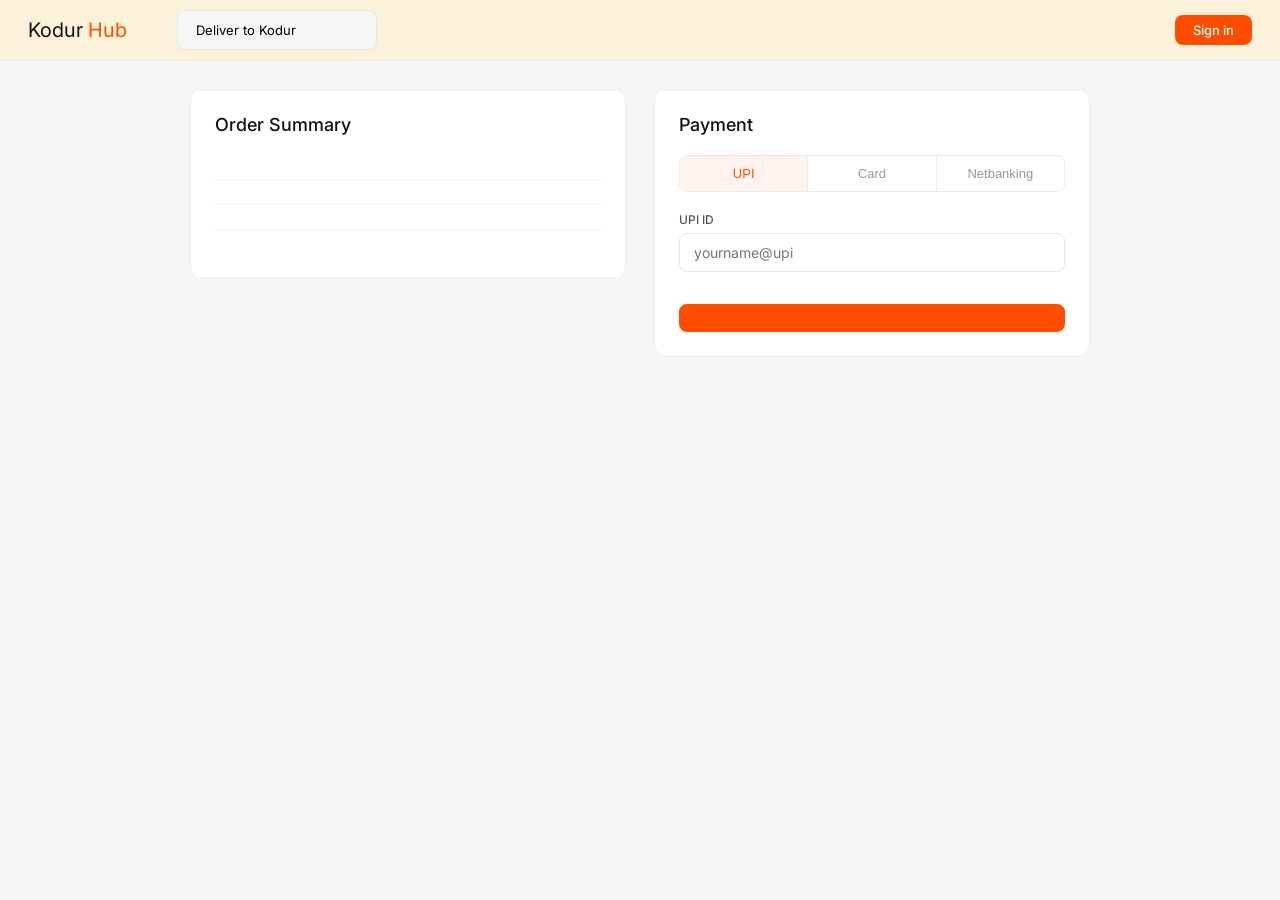
<file: html/payment.html>
<!DOCTYPE html>
<html lang="en">
<head>
    <meta charset="UTF-8">
    <meta name="viewport" content="width=device-width, initial-scale=1.0">
    <title>Kodur Hub</title>
    <link rel="stylesheet" href="../css/navbar.css">
    <link rel="stylesheet" href="../css/authentication.css">
    <link rel="stylesheet" href="../css/payments-page.css">
    <link rel="stylesheet" href="../css/location.css">
    <link rel="stylesheet" href="../css/orange-theme.css">

    <link href="https://fonts.googleapis.com/css2?family=Inter:wght@400;500;600&display=swap" rel="stylesheet">
</head>
<body>
    <div class="modal-overlay">
        <div class="modal-box">
            <button class="modal-close js-close-form">&times;</button>

            <div class="modal-tabs">
                <button id="js-signin-tab" class="tab-btn js-signin-links active">Sign in</button>
                <button id="js-signup-tab" class="tab-btn js-signup-links">Sign up</button>
            </div>

            <div class="tab-content signin-form js-signin-form active" id="signin-form">
                <h2>Welcome back</h2>
                <p>sign in to your KodurHub account</p>

                <div class="input-group">
                    <label for="user-phone-number">Phone number</label>
                    <input type="tel"  id="user-phone-number">
                </div>

                <div class="input-group">
                    <label for="user-password">Password</label>
                    <input type="password"  id="user-password">
                </div>

                <button class="submit-btn" data-tab="signin">Sign in</button>

                <p class="switch-text js-signup-links">Don't have an account? Sign up</p>
            </div>

            <div class="tab-content signup-form js-signup-form" id="signup-form">
                <h2>Create account</h2>
                <p>Join KodurHub today</p>
                <div class="input-group">
                    <label for="signup-full-name">Full name</label>
                    <input type="text" id="signup-full-name">
                </div>

                <div class="input-group">
                    <label for="signup-phone-number">Phone number</label>
                    <input type="tel" id="signup-phone-number">
                </div>
                    
                <div class="input-group">
                    <label for="signup-password">Password</label>
                    <input type="password" id="signup-password">
                </div>
                <button class="submit-btn" data-tab="signup">Create account</button>
                <p class="switch-text js-signin-links">Already have an account? Sign in</p>
            </div>
            
        </div>
    </div>


    <nav>
        <div class="navbar">

            <div class="navbar-left">
                <a href="../index.html" style="text-decoration: none; color: inherit;">
                    <div class="logo">
                        <span id="kodur">Kodur</span>
                        <span id="hub">Hub</span>
                    </div>
                </a>
                

                <div class="location-wrapper">
                    <div class="location js-location-btn">
                        <i class="fa-solid fa-location-dot"></i>
                        <span>Deliver to</span>
                        <span class="location-city">Kodur</span>
                    </div>
                    <div class="location-dropdown js-location-dropdown">
                        <p class="dropdown-label">YOUR LOCATION</p>
                        <div class="location-option active-location">
                            <i class="fa-solid fa-location-dot"></i>
                            <span>kodur</span>
                        </div>
                    </div>
                </div>
                
            </div>

            <div class="navbar-right">
                <span id="signin-btn" class="js-signin-btn">Sign in</span>
                <!-- <div class="profile">RK</div>
                <span class="username">Ravi Kumar</span> -->
            </div>
    
        </div>
    </nav>

    <div class="payment-wrapper">
        <div class="order-summary js-order-summary">
            <h2>Order Summary</h2>
            <div class="summary-row"></div>
            <div class="summary-row"></div>
            <div class="summary-row"></div>
            <div class="summary-divider"></div>
            <div class="summary-total"></div>
        </div>

        <div class="payment-form">
            <h2>Payment</h2>
            <div class="payment-methods">

                <button class="payment-tab active js-payment-tab" data-method="upi">UPI</button>

                <button class="payment-tab js-payment-tab" data-method="card">Card</button>

                <button class="payment-tab js-payment-tab" data-method="netbanking">Netbanking</button>
            </div>

            <div class="upi-section js-payment-method active">
                <label>UPI ID</label>
                <input type="text" placeholder="yourname@upi">
            </div>

            <div class="card-section js-payment-method">
                <input type="text" placeholder="card number">
                <div class="row">
                    <input type="text" placeholder="Expiry MM/YY">
                    <input type="text" placeholder="CVV">
                </div>

                <input type="text" placeholder="Name on card">
            </div>

            <div class="netbanking-section js-payment-method">
                <label>Select your bank</label>
                <select>
                    <option>State Bank of India</option>
                    <option>HDFC Bank</option>
                    <option>ICICI Bank</option>
                    <option>Axis Bank</option>
                    <option>Kotak Mahindra Bank</option>
                </select>
            </div>

            <button class="pay-btn"></button>
        </div>
    </div>

    <script src="../js/payment-page.js" type="module"></script>
    <script src="../js/home.js"></script>
    <script src="../js/location.js"></script>
</body>
</html>
</file>
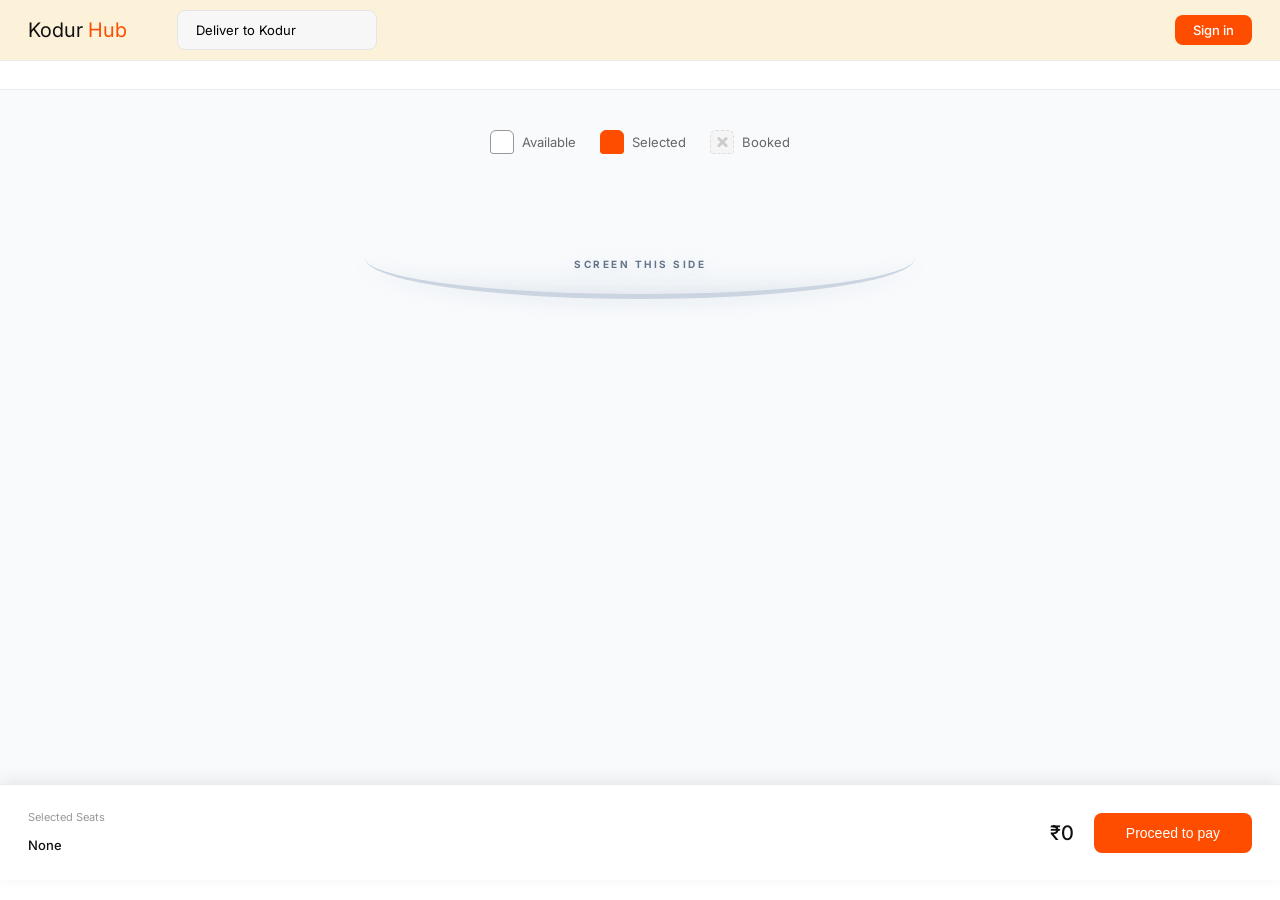
<file: html/seats.html>
<!DOCTYPE html>
<html lang="en">
<head>
    <meta charset="UTF-8">
    <meta name="viewport" content="width=device-width, initial-scale=1.0">
    <title>Document</title>

    <link rel="stylesheet" href="../css/navbar.css">
    <link rel="stylesheet" href="../css/authentication.css">
    <link rel="stylesheet" href="../css/location.css">
    <link rel="stylesheet" href="../css/seatsLayout.css">
    <link rel="stylesheet" href="../css/orange-theme.css">

    <link rel="stylesheet" href="https://fonts.googleapis.com/css2?family=Inter:wght@400;500;600&display=swap">

</head>
<body>

    <nav>
        <div class="navbar">

            <div class="navbar-left">
                <a href="../index.html" style="text-decoration: none; color: inherit;">
                    <div class="logo">
                        <span id="kodur">Kodur</span>
                        <span id="hub">Hub</span>
                    </div>
                </a>
                

                <div class="location-wrapper">
                    <div class="location js-location-btn">
                        <i class="fa-solid fa-location-dot"></i>
                        <span>Deliver to</span>
                        <span class="location-city">Kodur</span>
                    </div>
                    <div class="location-dropdown js-location-dropdown">
                        <p class="dropdown-label">YOUR LOCATION</p>
                        <div class="location-option active-location">
                            <i class="fa-solid fa-location-dot"></i>
                            <span>kodur</span>
                        </div>
                    </div>
                </div>
                
            </div>

            <div class="navbar-right">
                <span id="signin-btn" class="js-signin-btn">Sign in</span>
                <!-- <div class="profile">RK</div>
                <span class="username">Ravi Kumar</span> -->
            </div>
    
        </div>
    </nav>


    <div class="booking-info-bar"></div>


    <div class="seats-page-wrapper">

        <div class="seat-legend">

            <div class="legend-item">
                <div class="legend-box available">
                </div>
                <span>Available</span>
            </div>

            <div class="legend-item">
                <div class="legend-box selected">
                </div>
                <span>Selected</span>
            </div>

            <div class="legend-item">
                <div class="legend-box booked">
                    <span>🗙</span>
                </div>
                <span>Booked</span>
            </div>

        </div>

        <div class="seat-layout"></div>

        <div class="screen-container">
            <div class="screen">
                <p>SCREEN THIS SIDE</p>
            </div>
        </div>

    </div>

    <div class="booking-summary">

        <div class="summary-left">
            <p class="summary-label">Selected Seats</p>
            <p class="selected-list">None</p>
        </div>


        <div class="summary-right">
            <p class="total-price">₹0</p>
            <button class="proceed-btn">Proceed to pay</button>
        </div>
        

        
    </div>
    
    <script src="../js/seats-page.js" type="module"></script>
</body>
</html>
</file>
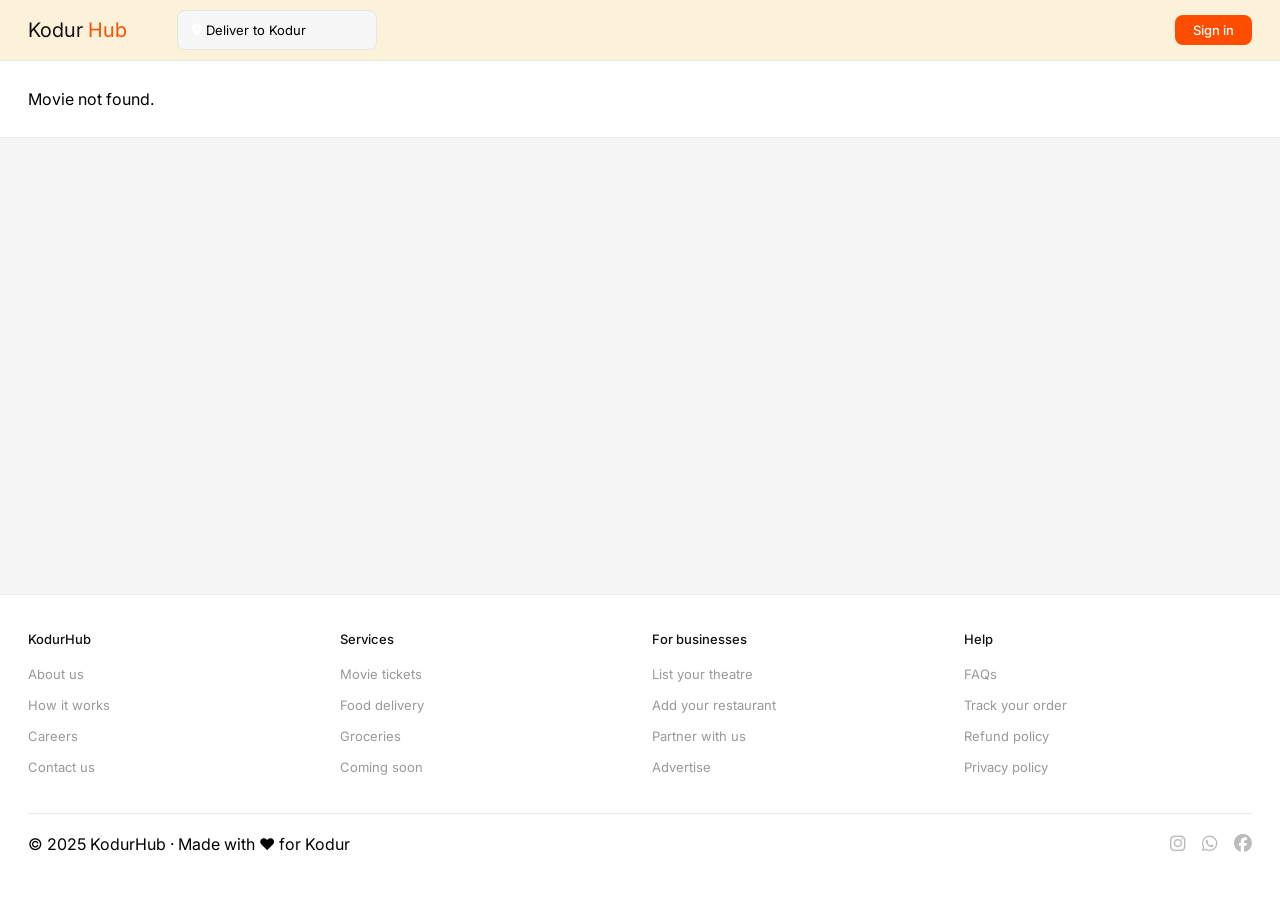
<file: html/theatres.html>
<!DOCTYPE html>
<html lang="en">
<head>
    <meta charset="UTF-8">
    <meta name="viewport" content="width=device-width, initial-scale=1.0">
    <title>Document</title>
    <link rel="stylesheet" href="https://fonts.googleapis.com/css2?family=Inter:wght@400;500&display=swap">
    <link rel="stylesheet" href="https://cdnjs.cloudflare.com/ajax/libs/font-awesome/6.5.0/css/all.min.css">
    <link rel="stylesheet" href="../css/navbar.css">
    <link rel="stylesheet" href="../css/location.css">
    <link rel="stylesheet" href="../css/authentication.css">
    <link rel="stylesheet" href="../css/orange-theme.css">

    <style>

        body{
            margin: 0;
            font-family: 'Inter', sans-serif;
            font-size: 16px;
            /* background: #f5f5f5; */
        }
        p , h2, h4{
            margin: 0;
        }

        .movie-detail-header {
            display: flex;
            gap: 24px;
            align-items: flex-start;
            padding: 28px;
            background: #ffffff;
            border-bottom: 1px solid #ebebeb;
        }

        .movie-detail-header img{
            width: 120px;
            height: 170px;
            object-fit: cover;
            border-radius: 8px;
            flex-shrink: 0;
        }

        .movie-info{
            display: flex;
            flex-direction: column;
            gap: 8px;
            padding-top: 8px;
        }

        .movie-title{
            font-size: 24px;
            font-weight: 500;
            color: #111;
            margin: 0;
        }

        .movie-meta{
            display: flex;
            gap: 8px;
            align-items: center;
            font-size: 13px;
            color: #999;
        }

        .movie-rating {
            border: 1px solid #e5e5e5;
            padding: 2px 8px;
            border-radius: 4px;
            font-size: 11px;
            color: #555;
            }

        .theatre-count {
            font-size: 13px;
            color: #999;
        }


        .theatres-container {
            padding: 28px;
            background: #f5f5f5;
            display: flex;
            flex-direction: column;
            gap: 16px;
            min-height: 400px;
        }

        .theatre {
            background: #ffffff;
            border-radius: 12px;
            padding: 20px 24px;
            border: 1px solid #ebebeb;
        }

        .theatre h4 {
            font-size: 16px;
            font-weight: 500;
            color: #111;
            margin: 0 0 16px 0;
            padding-bottom: 16px;
            border-bottom: 1px solid #f0f0f0;
        }

        .theatre-shows {
            display: flex;
            flex-wrap: wrap;
            gap: 10px;
        }

        .theatre-shows span {
            padding: 8px 20px;
            border: 1.5px solid #e5e5e5;
            border-radius: 6px;
            background: #ffffff;
            font-size: 13px;
            font-weight: 500;
            color: #111;
            cursor: pointer;
            transition: all 0.2s ease;
        }

        .theatre-shows span:hover {
            border-color: #ff4d00;
            color: #ff4d00;
            background: #fff5f2;
        }

    </style>

    <link rel="stylesheet" href="../css/footer.css">

</head>
<body>
    <div class="modal-overlay">
        <div class="modal-box">
            <button class="modal-close js-close-form">&times;</button>

            <div class="modal-tabs">
                <button id="js-signin-tab" class="tab-btn js-signin-links active">Sign in</button>
                <button id="js-signup-tab" class="tab-btn js-signup-links">Sign up</button>
            </div>

            <div class="tab-content signin-form js-signin-form active" id="signin-form">
                <h2>Welcome back</h2>
                <p>sign in to your KodurHub account</p>

                <div class="input-group">
                    <label for="user-phone-number">Phone number</label>
                    <input type="tel"  id="user-phone-number">
                </div>

                <div class="input-group">
                    <label for="user-password">Password</label>
                    <input type="password"  id="user-password">
                </div>

                <button class="submit-btn" data-tab="signin">Sign in</button>

                <p class="switch-text js-signup-links">Don't have an account? Sign up</p>
            </div>

            <div class="tab-content signup-form js-signup-form" id="signup-form">
                <h2>Create account</h2>
                <p>Join KodurHub today</p>
                <div class="input-group">
                    <label for="signup-full-name">Full name</label>
                    <input type="text" id="signup-full-name">
                </div>

                <div class="input-group">
                    <label for="signup-phone-number">Phone number</label>
                    <input type="tel" id="signup-phone-number">
                </div>
                    
                <div class="input-group">
                    <label for="signup-password">Password</label>
                    <input type="password" id="signup-password">
                </div>
                <button class="submit-btn" data-tab="signup">Create account</button>
                <p class="switch-text js-signin-links">Already have an account? Sign in</p>
            </div>
            
        </div>
    </div>


    <nav>
        <div class="navbar">

            <div class="navbar-left">
                <a href="../index.html" style="text-decoration: none; color: inherit;">
                    <div class="logo">
                        <span id="kodur">Kodur</span>
                        <span id="hub">Hub</span>
                    </div>
                </a>

                <div class="location-wrapper">
                    <div class="location js-location-btn">
                        <i class="fa-solid fa-location-dot"></i>
                        <span>Deliver to</span>
                        <span class="location-city">Kodur</span>
                    </div>
                    <div class="location-dropdown js-location-dropdown">
                        <p class="dropdown-label">YOUR LOCATION</p>
                        <div class="location-option active-location">
                            <i class="fa-solid fa-location-dot"></i>
                            <span>kodur</span>
                        </div>
                    </div>
                </div>
                
            </div>

            <div class="navbar-right">
                <span id="signin-btn" class="js-signin-btn">Sign in</span>
                <!-- <div class="profile">RK</div>
                <span class="username">Ravi Kumar</span> -->
            </div>
    
        </div>
    </nav>


    <div class="movie-detail-header">
        
    </div>

    <div class="theatres-container">

    </div>


    <footer class="footer">
        <div class="footer-grid">
            <div class="footer-section">
                <h4>KodurHub</h4>
                <a href="#">About us</a>
                <a href="#">How it works</a>
                <a href="#">Careers</a>
                <a href="#">Contact us</a>
            </div>
            <div class="footer-section">
                <h4>Services</h4>
                <a href="#">Movie tickets</a>
                <a href="#">Food delivery</a>
                <a href="#">Groceries</a>
                <a href="#">Coming soon</a>
            </div>
            <div class="footer-section">
                <h4>For businesses</h4>
                <a href="#">List your theatre</a>
                <a href="#">Add your restaurant</a>
                <a href="#">Partner with us</a>
                <a href="#">Advertise</a>
            </div>
            <div class="footer-section">
                <h4>Help</h4>
                <a href="#">FAQs</a>
                <a href="#">Track your order</a>
                <a href="#">Refund policy</a>
                <a href="#">Privacy policy</a>
            </div>
        </div>

        <div class="footer-bottom">
            <p>© 2025 KodurHub · Made with ❤️ for Kodur</p>
            <div class="social-icons">
                <i class="fa-brands fa-instagram"></i>
                <i class="fa-brands fa-whatsapp"></i>
                <i class="fa-brands fa-facebook"></i>
            </div>
        </div>
    </footer>

    <script src="../js/home.js"></script>
    <script src="../js/location.js"></script>
    <script src="../js/theatres-page.js" type="module"></script>
</body>
</html>
</file>
<file: css/authentication.css>
.logo{
    cursor: pointer;
}

.modal-overlay{
    display: none;
    position: fixed;
    inset: 0;
    background: rgba(0, 0, 0, 0.5);
    align-items: center;
    justify-content: center;
    z-index: 1000;
}

.modal-overlay.active{
    display: flex;
}

.modal-box{
    background: #ffffff;
    border-radius: 16px;
    padding: 32px;
    width: 100%;
    max-width: 400px;
    position: relative;
    box-shadow: 0 20px 60px rgba(0, 0, 0, 0.2);
}

.modal-close{
    position: absolute;
    top: 16px;
    background: none;
    right: 16px;
    border: none;
    font-size: 20px;
    cursor: pointer;
    color: #999;
    line-height: 1;
}

.modal-tabs{
    display: flex;
    gap: 0;
    margin-bottom: 24px;
    border-bottom: 1px solid #ebebeb;
}

.tab-btn{
    flex: 1;
    background: none;
    border: none;
    padding: 10px;
    font-size: 14px;
    font-weight: 500;
    color: #999999;
    cursor: pointer;
    border-bottom: 2px solid transparent;
    margin-bottom: -1px;
}

.tab-btn.active{
    color: #ff4d00;
    border-bottom: 2px solid #ff4d00;
}

.tab-content{
    display: none;
}

.tab-content.active{
    display: block;
}

.modal-box h2{
    font-size: 22px;
    font-weight: 500;
    color: #111;
    margin-bottom: 6px;
}

.modal-box p{
    font-size: 13px;
    color: #999;
    margin-bottom: 20px;
}

.input-group{
    margin-bottom: 16px;
}

.input-group label{
    display: block;
    font-size: 12px;
    font-weight: 500;
    color: #555;
    margin-bottom: 6px;
}

.input-group input{
    width: 100%;
    padding:10px 14px;
    border: 1px solid #e5e5e5;
    border-radius: 8px;
    font-size: 14px;
    font-family: 'Inter', sans-serif;
    outline: none;
    box-sizing: border-box;
    color: #111;
}

.input-group input:focus{
    border-color: #ff4d00;
}

.submit-btn{
    width: 100%;
    padding: 12px;
    background: #ff4d00;
    color: #ffffff;
    border: none;
    border-radius: 8px;
    font-size: 14px;
    font-weight: 500;
    cursor: pointer;
    margin-top: 8px;
}

.switch-text{
    text-align: center;
    font-size: 13px;
    color: #999;
    margin-top: 16px;
}

.switch-text span{
    color: #ff4d00;
    cursor: pointer;
    font-weight: 500;
}
</file>
<file: css/navbar.css>
.navbar{
    display: flex;
    flex-direction: row;
    justify-content: space-between;
    align-items: center;
    height: 60px;
    padding: 0 28px;
}

.navbar-left{
    display: flex;
    flex-direction: row;
    gap: 50px;
    align-items: center;
}

.logo{
    font-size: 20px;
}

.navbar-right{
    display: flex;
    flex-direction: row;
    gap: 8px;
    align-items: center;
    
}
.profile{
    width: 34px;
    height: 34px;
    border-radius: 50%;
    display: flex;
    align-items: center;
    justify-content: center;
    font-size: 12px;
    font-weight: 500;     
}

.username{
    font-size: 14px;
    font-weight: 500;
    color: #111;
}

#signin-btn{
    background: #ff4d00;
    color: #ffffff;
    padding: 7px 18px;
    border-radius: 8px;
    font-size: 13px;
    font-weight: 500;
    cursor: pointer;
}

.switch-text{
    cursor: pointer;
}
</file>
<file: css/location.css>
.location-wrapper{
    position: relative;
    display: inline-block;
}
.location{
    cursor: pointer;
    display: flex;
    align-items: center;
    height: 40px;
    width: 200px;
    border: 1px solid #e5e5e5;
    border-radius: 8px;
    box-sizing: border-box;
    background-color: #f7f7f7;
    padding: 6px 14px;
    font-size: 13px;
    gap: 4px;
}

.location i{
    color: #ff4d00;
    font-size: 13px;
}

.location-dropdown{
    display: none;
    position: absolute;
    top: calc(100% + 8px);
    left: 0;
    background: #ffffff;
    border: 1px solid #ebebeb;
    border-radius: 10px;
    padding: 12px;
    min-width: 200px;
    box-shadow: 0 8px 24px rgba(0, 0, 0, 0.1);
    z-index: 100;
}

.location-dropdown.active{
    display: block;
}

.dropdown-label{
    font-size: 10px;
    color: #aaaaaa;
    letter-spacing: 0.1em;
    text-transform: uppercase;
    margin-bottom: 8px;
}

.location-option{
    display: flex;
    align-items: center;
    gap: 8px;
    padding: 8px 10px;
    border-radius: 8px;
    font-size: 13px;
    color: #111;
    cursor: pointer;
}

.location-option:hover{
    background: #f7f7f7;
}

.active-location{
    background: #fff5f2;
    color: #ff4d00;
}

.active-location i{
    color: #ff4d00;
}
</file>
<file: css/orange-theme.css>
.navbar{
    background: #fcf2d9;
    border-bottom: 1px solid #ebebeb;
}

#kodur{
    color: #111;
}

#hub{
    color: #ff4d00;
}

.location i {
    color: #ffffff;
}

#signin-btn{
    background: #ff4d00;
    color: #ffffff;
}

.profile{
    background: #ffe0d6;
    color : #ff4d00
}
</file>
<file: css/footer.css>
.footer{
    background:#ffffff;
    border-top: 1px solid #ebebeb;
    padding: 36px 28px 24px 28px
}

.footer-grid{
    display: grid;
    grid-template-columns: repeat(4,1fr);
    gap: 24px;
    margin-bottom: 28px;
}

.footer-section{
    display: flex;
    flex-direction: column;
    gap: 5px;
}

.footer h4{
    font-size: 13px;
    font-weight: 500;
    color: #111111;
    margin-bottom: 14px;
}

.footer a{
    display: block;
    font-size: 13px;
    color: #999999;
    margin-bottom: 10px;
    text-decoration: none;
}

.footer a:hover{
    color: #111111;
}

.footer-bottom{
    display: flex;
    border-top: 1px solid #ebebeb;
    padding-top: 20px;
    justify-content: space-between;
    align-items: center;
}

.social-icons{
    display: flex;
    gap: 16px;
}

.social-icons i{
    font-size: 18px;
    color: #bbbbbb;
}
</file>
<file: css/confirmation.css>
body{
    margin: 0;
    font-family: 'Inter', sans-serif;
}

.confirmation-wrapper{
    min-height: 80vh;
    display: flex;
    align-items: center;
    justify-content: center;
    background: #f5f5f5;
    padding: 28px;
}

.confirmation-card {
    background: #ffffff;
    border-radius: 16px;
    padding: 32px;
    max-width: 520px;
    width: 100%;
    border: 1px solid #ebebeb;
    text-align: center;
}

.booking-info{
    display: flex;
    flex-direction: column;
    align-items: center;
    margin-bottom: 24px;
}

.qr-code{
    background: #f9f9f9;
    border: 1px solid #ebebeb;
    border-radius: 12px;
    padding: 16px;
    display: inline-block;
}


.qr-code img {
    display: block;
    width: 140px;
    height: 140px;
}

.qr-label {
    font-size: 11px;
    color: #aaa;
    text-align: center;
    margin-top: 8px;
    margin-bottom: 0;
    letter-spacing: 0.05em;
    text-transform: uppercase;
}



.success-icon {
    width: 64px;
    height: 64px;
    background: #fff3f0;
    border-radius: 50%;
    display: flex;
    align-items: center;
    justify-content: center;
    margin: 0 auto 20px auto;
    font-size: 28px;
    color: #ff4d00;
}

.confirmation-card h1 {
    font-size: 22px;
    font-weight: 500;
    color: #111;
    margin: 0 0 8px 0;
}

.confirmation-subtitle {
    font-size: 14px;
    color: #999;
    margin: 0 0 28px 0;
}

.ticket-divider {
    border: none;
    border-top: 2px dashed #e5e5e5;
    margin: 20px -32px;
    position: relative;
}

.ticket-divider::before,
.ticket-divider::after {
    content: '';
    width: 20px;
    height: 20px;
    background: #f5f5f5;
    border-radius: 50%;
    position: absolute;
    top: -11px;
}

.ticket-divider::before { 
    left: -10px; 
}

.ticket-divider::after { 
    right: -10px; 
}

.booking-details {
    background: #f9f9f9;
    border-radius: 10px;
    padding: 16px 20px;
    margin-bottom: 20px;
    text-align: left;
}

.detail-row {
    display: flex;
    justify-content: space-between;
    align-items: flex-start;
    padding: 10px 0;
    border-bottom: 1px solid #f0f0f0;
    font-size: 14px;
}

.detail-row:last-child {
    border-bottom: none;
}

.detail-label{
    color: #999;
    font-size: 13px;
}

.detail-value {
    color: #111;
    font-weight: 500;
    text-align: right;
    max-width: 60%;
}

.booking-id {
    background: #fff3f0;
    border: 1px dashed #ffb89a;
    border-radius: 8px;
    padding: 12px;
    margin-bottom: 24px;
}

.booking-id p {
    font-size: 13px;
    font-weight: 500;
    color: #ff4d00;
    margin: 0;
    letter-spacing: 0.05em;
}

.go-home-btn {
    width: 100%;
    padding: 12px;
    background: #ff4d00;
    color: #ffffff;
    border: none;
    border-radius: 8px;
    font-size: 14px;
    font-weight: 500;
    cursor: pointer;
    transition: background 0.2s ease;
}

.go-home-btn:hover {
    background: #e04400;
}
</file>
<file: css/food-confirmation.css>
body{
    margin: 0;
    font-family: 'Inter', sans-serif;
}

.confirmation-wrapper{
    min-height: 80vh;
    display: flex;
    align-items: center;
    justify-content: center;
    background: #f5f5f5;
    padding: 28px;
}

.confirmation-card {
    background: #ffffff;
    border-radius: 16px;
    padding: 32px;
    max-width: 520px;
    width: 100%;
    border: 1px solid #ebebeb;
    text-align: center;
}

.booking-info{
    display: flex;
    flex-direction: column;
    align-items: center;
    margin-bottom: 24px;
}

.qr-code{
    background: #f9f9f9;
    border: 1px solid #ebebeb;
    border-radius: 12px;
    padding: 16px;
    display: inline-block;
}


.qr-code img {
    display: block;
    width: 140px;
    height: 140px;
}

.qr-label {
    font-size: 11px;
    color: #aaa;
    text-align: center;
    margin-top: 8px;
    margin-bottom: 0;
    letter-spacing: 0.05em;
    text-transform: uppercase;
}



.success-icon {
    width: 64px;
    height: 64px;
    background: #fff3f0;
    border-radius: 50%;
    display: flex;
    align-items: center;
    justify-content: center;
    margin: 0 auto 20px auto;
    font-size: 28px;
    color: #ff4d00;
}

.confirmation-card h1 {
    font-size: 22px;
    font-weight: 500;
    color: #111;
    margin: 0 0 8px 0;
}

.confirmation-subtitle {
    font-size: 14px;
    color: #999;
    margin: 0 0 28px 0;
}

.ticket-divider {
    border: none;
    border-top: 2px dashed #e5e5e5;
    margin: 20px -32px;
    position: relative;
}

.ticket-divider::before,
.ticket-divider::after {
    content: '';
    width: 20px;
    height: 20px;
    background: #f5f5f5;
    border-radius: 50%;
    position: absolute;
    top: -11px;
}

.ticket-divider::before { 
    left: -10px; 
}

.ticket-divider::after { 
    right: -10px; 
}

.booking-details {
    background: #f9f9f9;
    border-radius: 10px;
    padding: 16px 20px;
    margin-bottom: 20px;
    text-align: left;
}

.detail-row {
    display: flex;
    justify-content: space-between;
    align-items: flex-start;
    padding: 10px 0;
    border-bottom: 1px solid #f0f0f0;
    font-size: 14px;
}

.detail-row:last-child {
    border-bottom: none;
}

.detail-label{
    color: #999;
    font-size: 13px;
}

.detail-value {
    color: #111;
    font-weight: 500;
    text-align: right;
    max-width: 60%;
}

.booking-id {
    background: #ffffff;
    border: 1px dashed #111;
    border-radius: 8px;
    padding: 12px;
    margin-bottom: 24px;
}

.booking-id p {
    font-size: 13px;
    font-weight: 500;
    color: #0d7377;
    margin: 0;
    letter-spacing: 0.05em;
}

.go-home-btn {
    width: 100%;
    padding: 12px;
    background: #0d7377;
    color: #ffffff;
    border: none;
    border-radius: 8px;
    font-size: 14px;
    font-weight: 500;
    cursor: pointer;
    transition: background 0.2s ease;
}

.go-home-btn:hover {
    background: #146062;
}
</file>
<file: css/teal-theme.css>
.navbar{
    background: #0f9b9f;
    border-bottom: 1px solid #0a5c60;
}

#kodur{
    color: #ffffff;
}

#hub{
    color: #a8e6e8;
}

.location{
    background: rgba(255,255,255,0.15);
    border-color: rgba(255,255,255,0.2);
    color: #ffffff;
}

.location-city {
    color: #ffffff;
}

.location i {
    color: #a8e6e8;
}

#signin-btn {
    background: #ffffff;
    color: #0d7377;
}

.profile{
    background: #ffffff;
    color: #0d7377
}
</file>
<file: css/payments-page.css>
body{
    margin: 0;
    font-family: 'Inter', sans-serif;
    background: #f5f5f5;
}

.upi-section,
.card-section,
.netbanking-section{
    display: none;
}

.upi-section.active,
.card-section.active,
.netbanking-section.active{
    display: block;
}

.payment-wrapper{
    display: grid;
    grid-template-columns: repeat(2,1fr);
    gap: 28px;
    padding: 28px;
    max-width: 900px;
    margin: 0 auto;
    background:transparent;
    min-height: 80vh;
    align-items:start;
}

.payment-form {
    background: #ffffff;      
    border-radius: 12px;
    padding: 24px;
    border: 1px solid #ebebeb;
}

.order-summary{
    background: #ffffff;
    border-radius: 12px;
    padding: 24px;
    border: 1px solid #ebebeb;
}

.payment-form h2,.order-summary h2{
    font-size: 18px;
    font-weight: 500;
    color: #111;
    margin: 0 0 20px 0;
    font-family: 'Inter', sans-serif;
}

.summary-row{
    display: flex;
    justify-content: space-between;
    align-items: flex-start;
    padding: 12px 0;
    border-bottom: 1px solid #f5f5f5;
    font-size: 14px;
}

.summary-row .label {
    color: #999;
    font-size: 13px;
}

.summary-row .value {
    text-transform: capitalize;
    color: #111;
    font-weight: 500;
    text-align: right;
    max-width: 60%;
}

.summary-divider{
    margin: 8px 0;
}

.summary-total{
    display: flex;
    justify-content: space-between;
    align-items: center;
    padding-top: 16px;
    font-size: 18px;
    font-weight: 500;
    color: #111;
}


.payment-methods{
    display: flex;
    gap: 0;
    border: 1px solid #ebebeb;
    border-radius: 8px;
    overflow: hidden;
    margin-bottom: 20px;
}

.payment-tab{
    flex: 1;
    padding: 10px;
    background: #ffffff;
    border: none;
    font-size: 13px;
    color: #999;
    cursor: pointer;
    border-right: 1px solid #ebebeb;
    transition: all 0.2s ease;
}

.payment-tab:last-child{
    border-right: none;

}

.payment-tab.active{
    background: #fff3f0;
    color: #ff4d00;
}

.upi-section label,
.card-section label,
.netbanking-section label {
    display: block;
    font-size: 12px;
    font-weight: 500;
    color: #555;
    margin-bottom: 6px;
}

.upi-section input,
.card-section input,
.netbanking-section select {
    width: 100%;
    padding: 10px 14px;
    border: 1px solid #e5e5e5;
    border-radius: 8px;
    font-size: 14px;
    font-family: 'Inter', sans-serif;
    outline: none;
    box-sizing: border-box;
    margin-bottom: 12px;
    color: #111;
}

.upi-section input:focus,
.card-section input:focus {
    border-color: #ff4d00;
}

.card-section .row {
    display: grid;
    grid-template-columns: 1fr 1fr;
    gap: 12px;
}

.netbanking-section select {
    cursor: pointer;
    background: #ffffff;
}

.pay-btn {
    width: 100%;
    padding: 14px;
    background: #ff4d00;
    color: #ffffff;
    border: none;
    border-radius: 8px;
    font-size: 15px;
    font-weight: 500;
    cursor: pointer;
    margin-top: 20px;
    transition: background 0.2s ease;
}

.pay-btn:hover {
    background: #e04400;
}
</file>
<file: css/food-payments-page.css>
.payment-tab{
    background: #E6F4F5;
    color: #2C5E61;
    font-family: 'Inter', sans-serif;
    font-weight: 500; 
}

.payment-tab:hover{
    background: #CEEBED;
}

.payment-tab.active{
    background: #086B71;
    color: #ffffff;
}

.upi-section input:focus,
.card-section input:focus {
    border-color: #555;
}

.pay-btn {
    background: #10B981;
    color: #ffffff;
}

.pay-btn:hover {
    background: #059669;
}

.value{
    font-weight: 500;
    color: #111
}

.address-value{
    text-align: right;
    max-width: 60%;
}

.secure-text{
    text-align: center;
    font-size: 12px;
    color: #aaa;
    margin-top: 8px;
} 

.order-summary{
    color: #1E293B;
    size: 18px;
}
</file>
<file: css/seatsLayout.css>
body{
    margin: 0;
    font-family: 'Inter', sans-serif;
}


/* Booking info bar */
.booking-info-bar {
    background: #ffffff;
    padding: 14px 28px;
    border-bottom: 1px solid #ebebeb;
    display: flex;
    align-items: center;
    gap: 10px;
    font-size: 14px;
    color: #555;
}

.booking-info-bar .info-movie {
    font-weight: 500;
    color: #111;
}

.booking-info-bar .info-dot {
    color: #ccc;
}

.info-show{
    background: #fff3f0;
    color: #ff4d00;
    padding: 3px 10px;
    border-radius: 20px;
    font-size: 13px;
    font-weight: 500;
}

/* Legend */
.seat-legend {
    display: flex;
    gap: 24px;
    justify-content: center;
    align-items: center;
    padding: 8px 0;
}

.legend-item {
    display: flex;
    align-items: center;
    gap: 8px;
    font-size: 13px;
    color: #666;
}

.legend-box {
    width: 22px;
    height: 22px;
    border-radius: 6px 6px 3px 3px;
    border: 1.5px solid #999;
    background: #ffffff;
    flex-shrink: 0;
}

.legend-box.selected {
    background: #ff4d00;
    border-color: #ff4d00;
}

.legend-box.booked {
    background: #f5f5f5;
    border-color: #ddd;
    border-style: dashed;
    display: flex;
    align-items: center;
    justify-content: center;
    font-size: 13px;
    color: #ccc;
    font-weight: 400
    
}



/* Seats page wrapper */
.seats-page-wrapper {
    background: #ebebeb;
    background: #f8fafc;
    padding: 32px 28px;
    display: flex;
    flex-direction: column;
    align-items: center;
    gap: 28px;
    min-height: 70vh;
}

/* Seat layout */
/* .seat-layout {
    max-width: 750px;
    width: 100%;
    display: flex;
    flex-direction: column;
    gap: 28px;
    overflow-x: scroll;
} */

.seat-layout {
    width: 100%;
    max-width: 80vw;      
    overflow-x: auto;
    display: flex;
    flex-direction: column;
    gap: 5px;
}

/* Category section */
.seat-category {
    background: #ffffff;
    border-radius: 12px;
    padding: 20px 24px;
    display: flex;
    flex-direction: column;
    gap: 10px;
    box-shadow: 0 1px 4px rgba(0,0,0,0.06);
    width: max-content;  
    min-width: 50%;
}

.category-header {
    display: flex;
    /* justify-content:space-between; */
    gap: 10px;
    align-items: center;
    padding-bottom: 8px;
    border-bottom: 1px solid #ddd;
}

.category-name {
    font-size: 12px;
    font-weight: 600;
    color: #555;
    text-transform: uppercase;
    letter-spacing: 2px;
    /* flex: 1; */
}

.category-dot{
    color: #aaa;
}

.category-price {
    font-size: 12px;
    font-weight: 600;
    color: #ff4d00;
    background: #fff3f0;
    padding: 3px 10px;
    border-radius: 20px;
    border: 1px solid #ffd5c8;
}

/* Individual row */
.seat-row {
    display: flex;
    align-items: center;
    gap: 5px;
    flex-wrap: nowrap;
}

.row-label {
    width: 22px;
    font-size: 12px;
    font-weight: 600;
    color: #666666;
    flex-shrink: 0;
    text-align: center;
    margin-right: 2px;
}

/* Individual seat */
.seat {
    width: 30px;
    height: 30px;
    /* border-radius: 6px 6px 3px 3px; */
    border-radius: 6px;
    border: 1.5px solid #999999;
    background: #ffffff;
    cursor: pointer;
    font-size: 9px;
    font-weight: 600;
    display: flex;
    align-items: center;
    justify-content: center;
    color: #555555;
    transition: all 0.15s ease;
    flex-shrink: 0;
    user-select: none;
}


.seat:hover {
    border-color: #ff4d00;
    color: #ff4d00;
    transform: scale(1.1);
}

.seat.selected {
    background: #ff4d00;
    border-color: #ff4d00;
    color: #ffffff;
    transform: scale(1.05);
}



.seat.booked {
    background: #f5f5f5;
    border-color: #ddd;
    border-style: dashed;
    color: #cccccc;
    cursor: not-allowed;
    font-size: 12px;
    font-weight: 400;
}

.seat.booked:hover {
    transform: none;
    border-color: #dddddd;
    color: #cccccc;
}

/* Gap between seats */
.seat-gap {
    width: 30px;
    height: 30px;
    flex-shrink: 0;
    border: 1.5px solid transparent;
}

/* Screen */
/* .screen-container {
    width: 100%;
    max-width: 750px;
    text-align: center;
}

.screen {
    height: 6px;
    background: linear-gradient(to right, 
        transparent, #aaa, #fff, #aaa, transparent);
    border-radius: 50%;
    margin-bottom: 8px;
    box-shadow: 0 3px 10px rgba(0,0,0,0.15);
}

.screen-container p {
    font-size: 11px;
    color: #aaa;
    letter-spacing: 0.12em;
    text-transform: uppercase;
} */

.screen-container {
  display: flex;
  justify-content: center;
  align-items: center;
  width: 100%;
  margin: 40px auto 20px auto; 
  position: relative;
}

.screen {
width: 80%;
max-width: 550px;
text-align: center;
position: relative;

padding-bottom: 24px; 

border-bottom: 5px solid #cbd5e1; 

border-radius: 0 0 50% 50% / 0 0 100% 100%;

background: linear-gradient(
to bottom, 
rgba(255, 255, 255, 0) 0%,
rgba(203, 213, 225, 0.05) 50%, 
rgba(203, 213, 225, 0.25) 100%
);

filter: drop-shadow(0px 4px 8px rgba(148, 163, 184, 0.25));
}


.screen p {
  font-family: inherit;
  font-size: 10px;
  font-weight: 700;
  text-transform: uppercase;
  letter-spacing: 0.25em; 
  color: #64748b; 
  margin: 0;
}


/* Booking summary bar */
.booking-summary {
    position: sticky;
    bottom: 0;
    background: #ffffff;
    border-top: 1px solid #ebebeb;
    padding: 14px 28px;
    display: flex;
    align-items: center;
    justify-content: space-between;
    box-shadow: 0 -4px 16px rgba(0,0,0,0.08);
    z-index: 50;
    gap: 16px;
}

.summary-left{
    flex: 1;
    min-width: 0;
    overflow: hidden;
}

.summary-label {
    font-size: 11px;
    color: #999;
    margin-bottom: 3px;
} 

.selected-list {
    font-size: 13px;
    font-weight: 500;
    color: #111;
    white-space: normal;      
     overflow: hidden;         
     
}

.summary-right{
    display: flex;
    align-items:center;
    gap: 20px;
    flex-shrink: 0;
}

.total-price {
    font-size: 20px;
    font-weight: 500;
    color: #111;
    white-space: nowrap;
}

.proceed-btn {
    background: #ff4d00;
    color: #ffffff;
    border: none;
    border-radius: 8px;
    padding: 12px 32px;
    font-size: 14px;
    font-weight: 500;
    cursor: pointer;
    transition: background 0.2s ease;
}

.proceed-btn:disabled {
    background: #cccccc;
    cursor: not-allowed;
}

.proceed-btn:not(:disabled):hover {
    background: #e04400;
}
</file>
